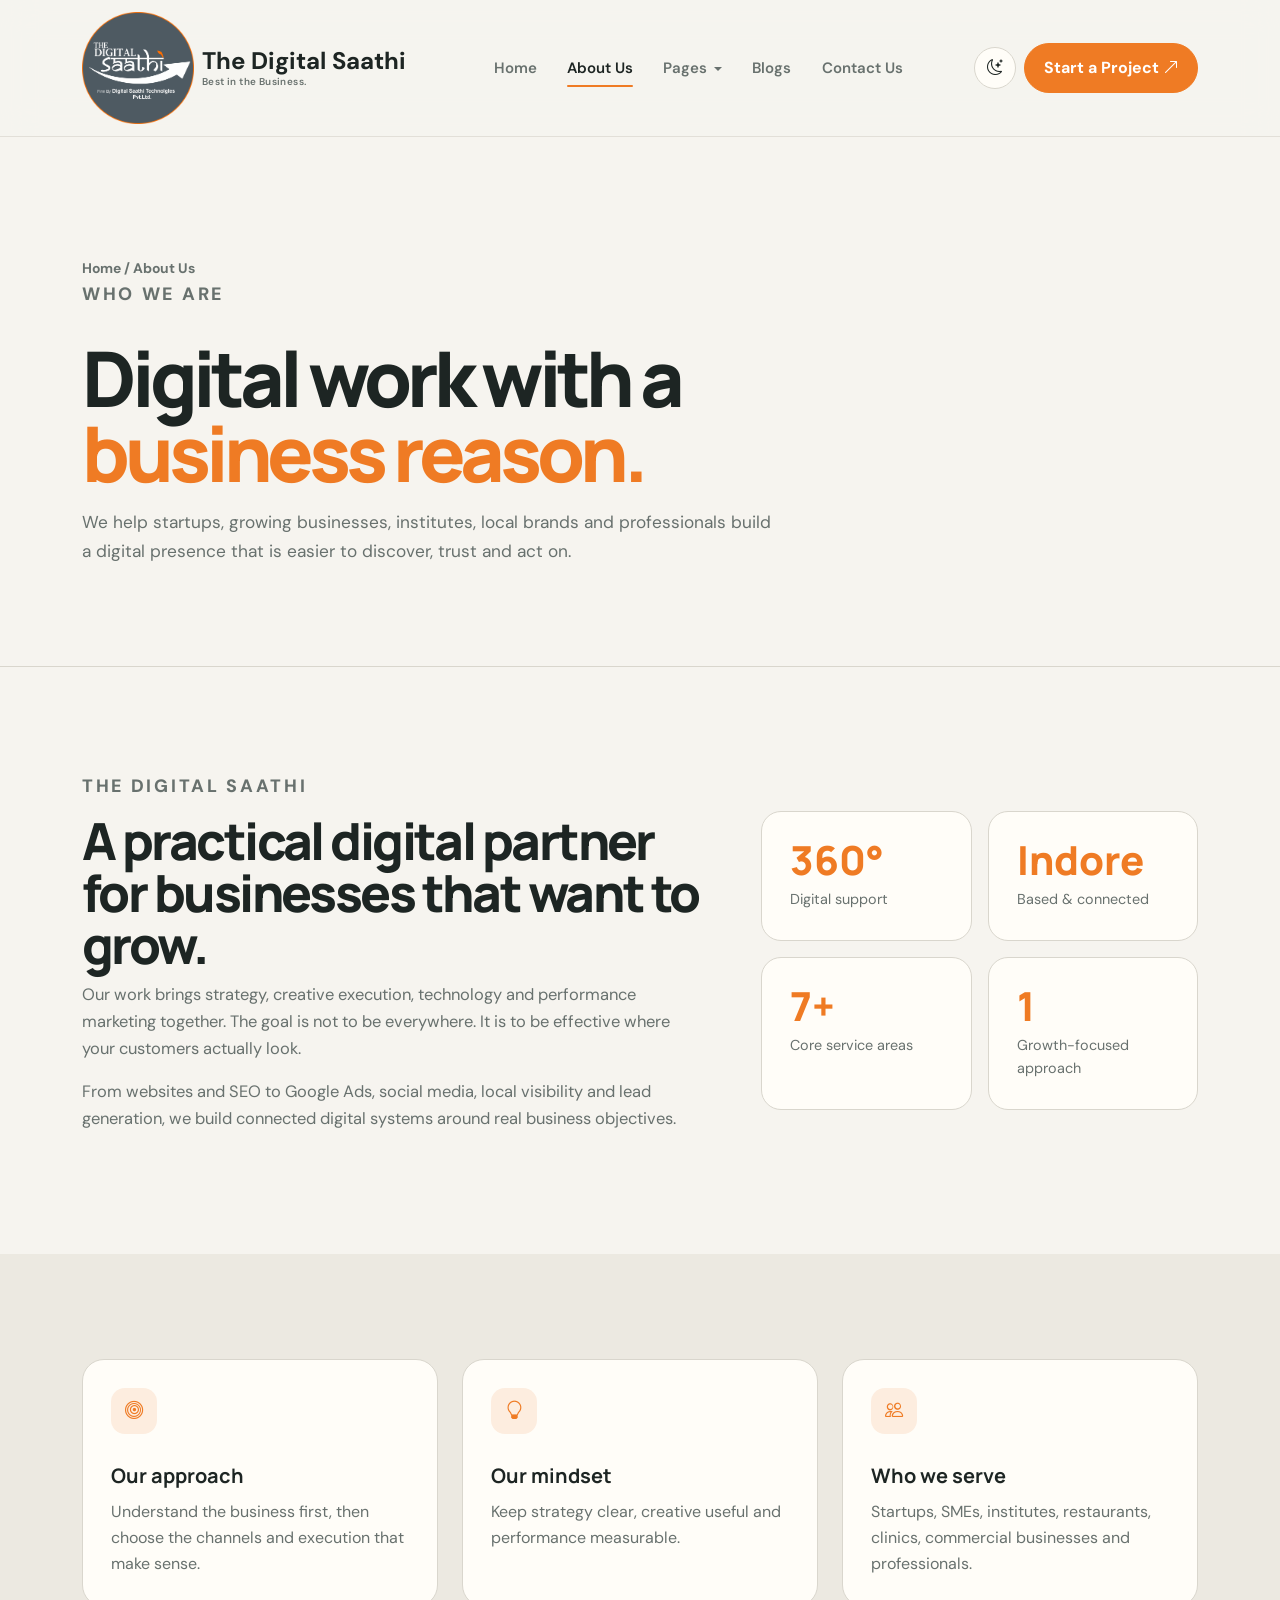
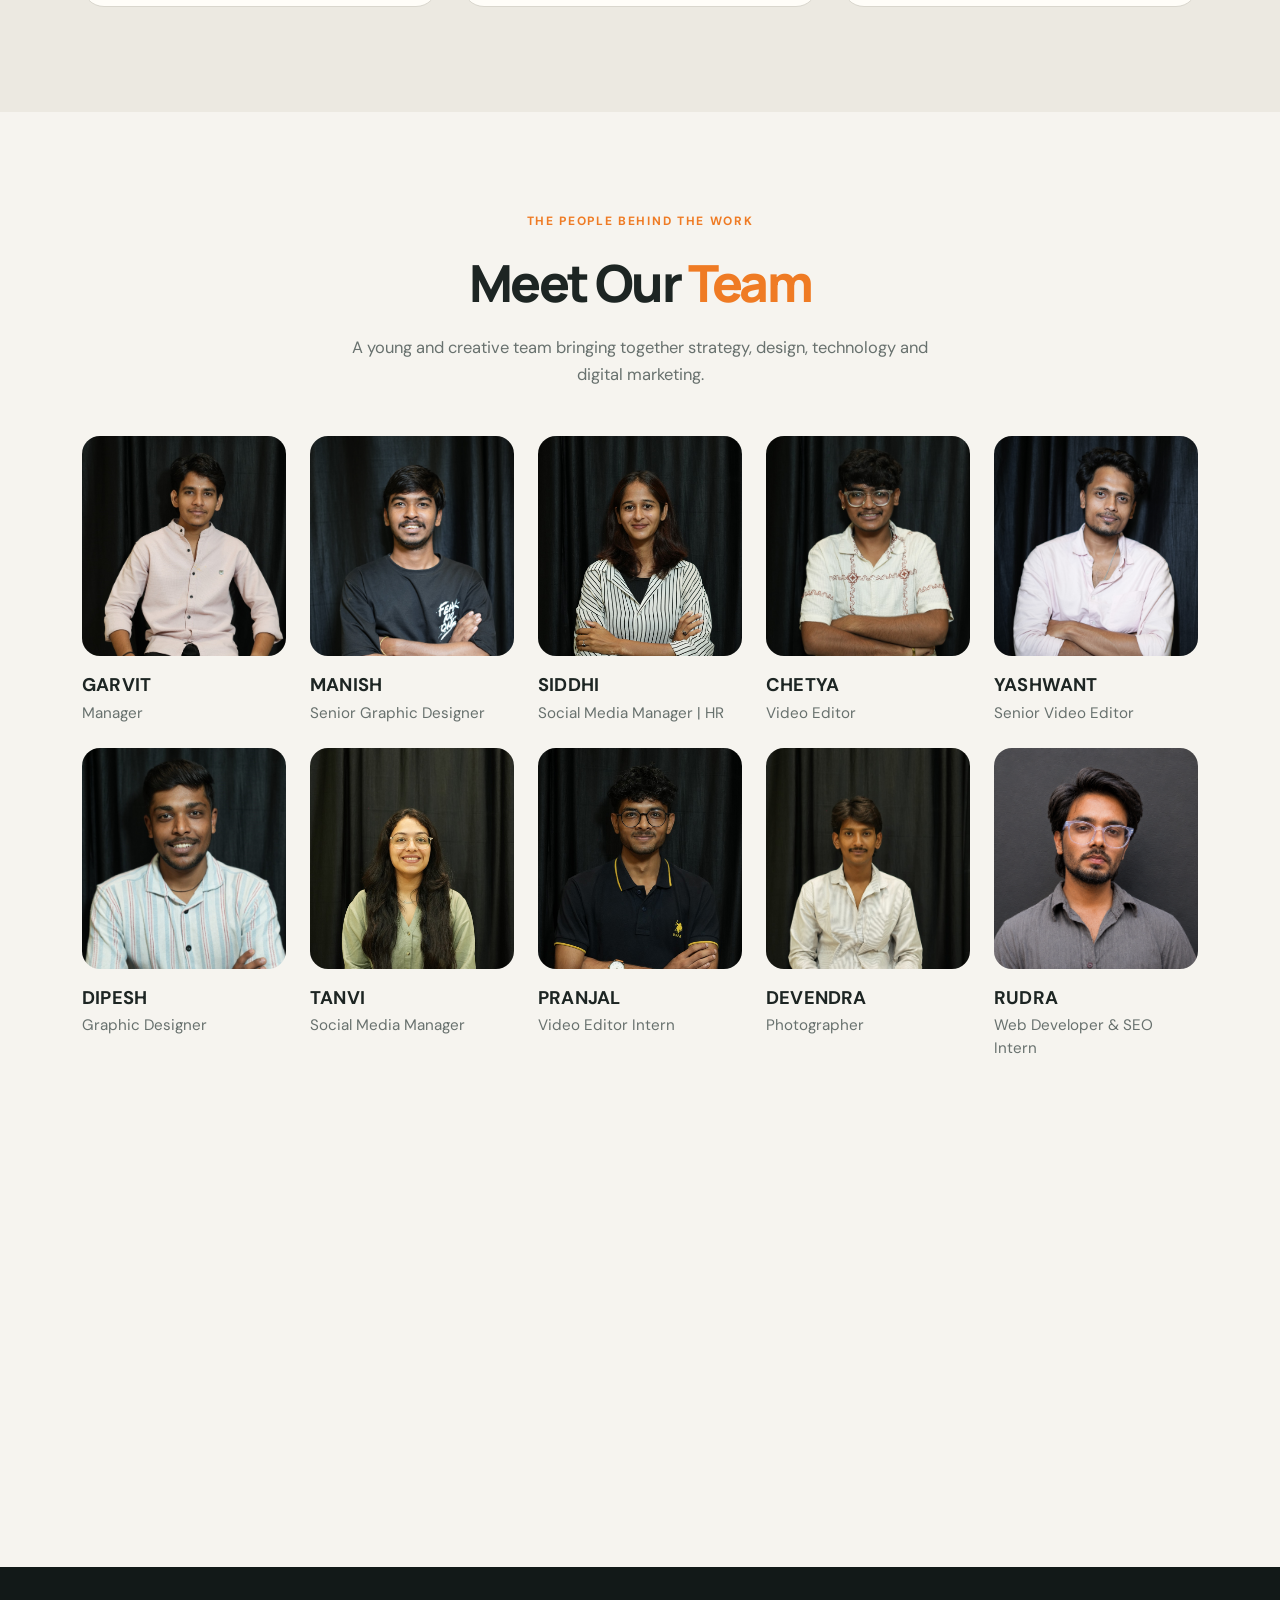
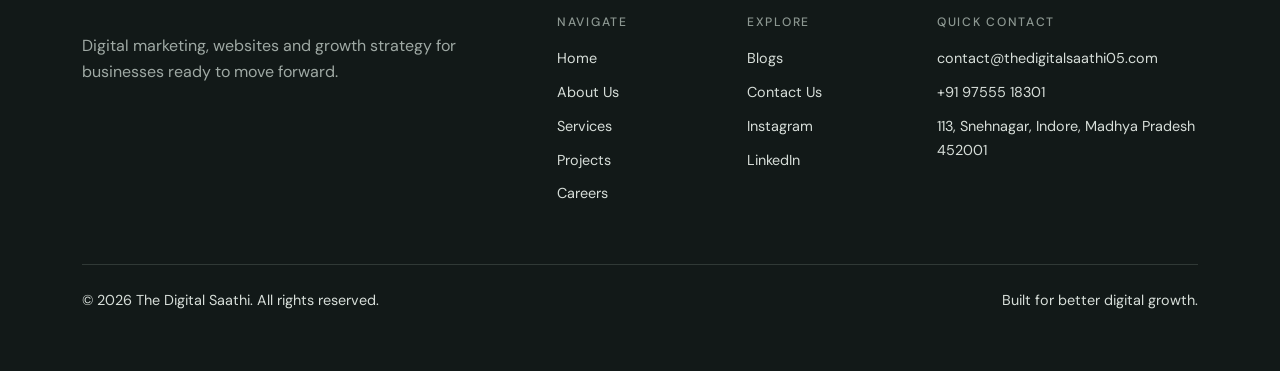
<file: about.html>
<!doctype html>
<html lang="en" data-theme="light">
    <head>
        <meta charset="utf-8" />
        <meta name="viewport" content="width=device-width, initial-scale=1" />
        <meta
            name="description"
            content="Learn about The Digital Saathi, our approach and the businesses we serve."
        />
        <title>About Us | The Digital Saathi</title>
        <link rel="icon" type="image/png" href="assets/logo.png" />
        <link rel="preconnect" href="https://fonts.googleapis.com" />
        <link rel="preconnect" href="https://fonts.gstatic.com" crossorigin />
        <link
            href="https://fonts.googleapis.com/css2?family=DM+Sans:wght@400;500;600;700&family=Manrope:wght@600;700;800&display=swap"
            rel="stylesheet"
        />
        <link
            href="https://cdn.jsdelivr.net/npm/bootstrap@5.3.3/dist/css/bootstrap.min.css"
            rel="stylesheet"
        />
        <link
            href="https://cdn.jsdelivr.net/npm/bootstrap-icons@1.11.3/font/bootstrap-icons.css"
            rel="stylesheet"
        />
        <link rel="stylesheet" href="style.css" />
    </head>
    <body>
        <header class="site-header">
            <nav
                class="navbar navbar-expand-lg py-3"
                aria-label="Main navigation"
            >
                <div class="container">
                    <a
                        class="navbar-brand d-flex align-items-center gap-2"
                        href="index.html"
                    >
                        <img
                            src="assets/logo.png"
                            alt="The Digital Saathi"
                            class="brand-logo"
                        />

                        <span class="brand-text">
                            <span class="brand-name">The Digital Saathi</span>
                            <span class="brand-tagline"
                                >Best in the Business.</span
                            >
                        </span>
                    </a>
                    <div class="d-flex align-items-center gap-2 order-lg-3 navbar-actions">
                        <button
                            class="theme-toggle"
                            id="themeToggle"
                            aria-label="Switch theme"
                        >
                            <i class="bi bi-moon-stars"></i></button
                        ><a
                            href="contact.html"
                            class="btn btn-brand d-none d-sm-inline-flex"
                            >Start a Project
                            <i class="bi bi-arrow-up-right ms-1"></i></a
                        ><button
                            class="navbar-toggler"
                            type="button"
                            data-bs-toggle="collapse"
                            data-bs-target="#mainNav"
                            aria-controls="mainNav"
                            aria-expanded="false"
                            aria-label="Toggle navigation"
                        >
                            <span class="navbar-toggler-icon"></span>
                        </button>
                    </div>
                    <div
                        class="collapse navbar-collapse justify-content-center"
                        id="mainNav"
                    >
                        <ul class="navbar-nav gap-lg-2 align-items-lg-center">
                            <li class="nav-item">
                                <a class="nav-link" href="index.html">Home</a>
                            </li>
                            <li class="nav-item">
                                <a class="nav-link active" href="about.html"
                                    >About Us</a
                                >
                            </li>
                            <li class="nav-item dropdown">
                                <a
                                    class="nav-link dropdown-toggle"
                                    href="#"
                                    role="button"
                                    data-bs-toggle="dropdown"
                                    aria-expanded="false"
                                    >Pages</a
                                >
                                <ul class="dropdown-menu">
                                    <li>
                                        <a
                                            class="dropdown-item"
                                            href="services.html"
                                            >Services</a
                                        >
                                    </li>
                                    <li>
                                        <a
                                            class="dropdown-item"
                                            href="projects.html"
                                            >Projects</a
                                        >
                                    </li>
                                    <li>
                                        <a
                                            class="dropdown-item"
                                            href="careers.html"
                                            >Careers</a
                                        >
                                    </li>
                                </ul>
                            </li>
                            <li class="nav-item">
                                <a class="nav-link" href="blog.html">Blogs</a>
                            </li>
                            <li class="nav-item">
                                <a class="nav-link" href="contact.html"
                                    >Contact Us</a
                                >
                            </li>
                        </ul>
                    </div>
                </div>
            </nav>
        </header>
        <main>
            <section class="page-hero">
                <div class="container">
                    <div class="breadcrumbs">
                        <a href="index.html">Home</a> / About Us
                    </div>
                    <div class="reveal">
                        <span class="section-kicker">Who we are</span>
                        <h1>
                            Digital work with a
                            <span class="accent-text">business reason.</span>
                        </h1>
                        <p>
                            We help startups, growing businesses, institutes,
                            local brands and professionals build a digital
                            presence that is easier to discover, trust and act
                            on.
                        </p>
                    </div>
                </div>
            </section>
            <section class="section-pad">
                <div class="container">
                    <div class="row g-5 align-items-center">
                        <div class="col-lg-7 reveal">
                            <span class="section-kicker"
                                >The Digital Saathi</span
                            >
                            <h2>
                                A practical digital partner for businesses that
                                want to grow.
                            </h2>
                            <p class="section-lead">
                                Our work brings strategy, creative execution,
                                technology and performance marketing together.
                                The goal is not to be everywhere. It is to be
                                effective where your customers actually look.
                            </p>
                            <p class="section-lead">
                                From websites and SEO to Google Ads, social
                                media, local visibility and lead generation, we
                                build connected digital systems around real
                                business objectives.
                            </p>
                        </div>
                        <div class="col-lg-5">
                            <div class="row g-3">
                                <div class="col-6 reveal">
                                    <div class="stat-card">
                                        <strong>360°</strong
                                        ><span>Digital support</span>
                                    </div>
                                </div>
                                <div class="col-6 reveal reveal-delay-1">
                                    <div class="stat-card">
                                        <strong>Indore</strong
                                        ><span>Based & connected</span>
                                    </div>
                                </div>
                                <div class="col-6 reveal reveal-delay-2">
                                    <div class="stat-card">
                                        <strong>7+</strong
                                        ><span>Core service areas</span>
                                    </div>
                                </div>
                                <div class="col-6 reveal reveal-delay-3">
                                    <div class="stat-card">
                                        <strong>1</strong
                                        ><span>Growth-focused approach</span>
                                    </div>
                                </div>
                            </div>
                        </div>
                    </div>
                </div>
            </section>
            <section class="section-pad section-tint">
                <div class="container">
                    <div class="row g-4">
                        <div class="col-lg-4 reveal">
                            <div class="feature-card">
                                <div class="icon-box">
                                    <i class="bi bi-bullseye"></i>
                                </div>
                                <h3>Our approach</h3>
                                <p>
                                    Understand the business first, then choose
                                    the channels and execution that make sense.
                                </p>
                            </div>
                        </div>
                        <div class="col-lg-4 reveal reveal-delay-1">
                            <div class="feature-card">
                                <div class="icon-box">
                                    <i class="bi bi-lightbulb"></i>
                                </div>
                                <h3>Our mindset</h3>
                                <p>
                                    Keep strategy clear, creative useful and
                                    performance measurable.
                                </p>
                            </div>
                        </div>
                        <div class="col-lg-4 reveal reveal-delay-2">
                            <div class="feature-card">
                                <div class="icon-box">
                                    <i class="bi bi-people"></i>
                                </div>
                                <h3>Who we serve</h3>
                                <p>
                                    Startups, SMEs, institutes, restaurants,
                                    clinics, commercial businesses and
                                    professionals.
                                </p>
                            </div>
                        </div>
                    </div>
                </div>
            </section>

<!-- ========================= OUR TEAM ========================= -->

            <section class="team-section section-padding" id="team">
                <div class="container">
                    <div class="section-heading text-center mb-5">
                        <span class="section-eyebrow"
                            >THE PEOPLE BEHIND THE WORK</span
                        >
                        <h2>Meet Our <span>Team</span></h2>
                        <p>
                            A young and creative team bringing together strategy,
                            design, technology and digital marketing.
                        </p>
                    </div>

                    <div class="row g-4">
                        <!-- Garvit -->
                        <div class="col-12 col-md-4 team-col">
                            <div class="team-card">
                                <div class="team-image">
                                    <img
                                        src="assets/team/garvit.jpeg"
                                        alt="Garvit - Manager"
                                        loading="lazy"
                                    />
                                </div>
                                <div class="team-info">
                                    <h3>Garvit</h3>
                                    <p>Manager</p>
                                </div>
                            </div>
                        </div>

                        <!-- Manish -->
                        <div class="col-12 col-md-4 team-col">
                            <div class="team-card">
                                <div class="team-image">
                                    <img
                                        src="assets/team/manish.jpeg"
                                        alt="Manish - Senior Graphic Designer"
                                        loading="lazy"
                                    />
                                </div>
                                <div class="team-info">
                                    <h3>Manish</h3>
                                    <p>Senior Graphic Designer</p>
                                </div>
                            </div>
                        </div>

                        <!-- Siddhi -->
                        <div class="col-12 col-md-4 team-col">
                            <div class="team-card">
                                <div class="team-image">
                                    <img
                                        src="assets/team/siddhi.jpeg"
                                        alt="Siddhi - Social Media Manager and HR"
                                        loading="lazy"
                                    />
                                </div>
                                <div class="team-info">
                                    <h3>Siddhi</h3>
                                    <p>Social Media Manager | HR</p>
                                </div>
                            </div>
                        </div>

                        <!-- Chetya -->
                        <div class="col-12 col-md-4 team-col">
                            <div class="team-card">
                                <div class="team-image">
                                    <img
                                        src="assets/team/chetya.jpeg"
                                        alt="Chetya - Video Editor"
                                        loading="lazy"
                                    />
                                </div>
                                <div class="team-info">
                                    <h3>Chetya</h3>
                                    <p>Video Editor</p>
                                </div>
                            </div>
                        </div>

                        <!-- Yashwant -->
                        <div class="col-12 col-md-4 team-col">
                            <div class="team-card">
                                <div class="team-image">
                                    <img
                                        src="assets/team/yashwant.jpeg"
                                        alt="Yashwant - Senior Video Editor"
                                        loading="lazy"
                                    />
                                </div>
                                <div class="team-info">
                                    <h3>Yashwant</h3>
                                    <p>Senior Video Editor</p>
                                </div>
                            </div>
                        </div>

                        <!-- Dipesh -->
                        <div class="col-12 col-md-4 team-col">
                            <div class="team-card">
                                <div class="team-image">
                                    <img
                                        src="assets/team/dipesh.jpeg"
                                        alt="Dipesh - Graphic Designer"
                                        loading="lazy"
                                    />
                                </div>
                                <div class="team-info">
                                    <h3>Dipesh</h3>
                                    <p>Graphic Designer</p>
                                </div>
                            </div>
                        </div>

                        <!-- Tanvi -->
                        <div class="col-12 col-md-4 team-col">
                            <div class="team-card">
                                <div class="team-image">
                                    <img
                                        src="assets/team/tanvi.jpeg"
                                        alt="Tanvi - Social Media Manager"
                                        loading="lazy"
                                    />
                                </div>
                                <div class="team-info">
                                    <h3>Tanvi</h3>
                                    <p>Social Media Manager</p>
                                </div>
                            </div>
                        </div>

                        <!-- Pranjal -->
                        <div class="col-12 col-md-4 team-col">
                            <div class="team-card">
                                <div class="team-image">
                                    <img
                                        src="assets/team/pranjal.jpeg"
                                        alt="Pranjal - Video Editor Intern"
                                        loading="lazy"
                                    />
                                </div>
                                <div class="team-info">
                                    <h3>Pranjal</h3>
                                    <p>Video Editor Intern</p>
                                </div>
                            </div>
                        </div>

                        <!-- Devendra -->
                        <div class="col-12 col-md-4 team-col">
                            <div class="team-card">
                                <div class="team-image">
                                    <img
                                        src="assets/team/devendra.jpeg"
                                        alt="Devendra - Photographer"
                                        loading="lazy"
                                    />
                                </div>
                                <div class="team-info">
                                    <h3>Devendra</h3>
                                    <p>Photographer</p>
                                </div>
                            </div>
                        </div>

                        <!-- Rudra -->
                        <div class="col-12 col-md-4 team-col">
                            <div class="team-card">
                                <div class="team-image">
                                    <img
                                        src="assets/team/rudra.png"
                                        alt="Rudra - Web Developer and SEO Intern"
                                        loading="lazy"
                                    />
                                </div>
                                <div class="team-info">
                                    <h3>Rudra</h3>
                                    <p>Web Developer &amp; SEO Intern</p>
                                </div>
                            </div>
                        </div>
                    </div>
                </div>
            </section>

            <section class="cta-section">
                <div class="container">
                    <div class="cta-card reveal">
                        <div>
                            <span class="section-kicker light"
                                >Let’s build something useful</span
                            >
                            <h2>
                                Your business has a story. Your digital presence
                                should tell it well.
                            </h2>
                            <p>
                                Start with one problem or bring the bigger
                                picture. We can build from there.
                            </p>
                        </div>
                        <a class="btn btn-light btn-lg" href="contact.html"
                            >Talk to us <i class="bi bi-arrow-up-right ms-1"></i
                        ></a>
                    </div>
                </div>
            </section>
        </main>
        <footer class="site-footer">
            <div class="container py-5">
                <div class="row g-4 justify-content-between">
                    <div class="col-lg-5">
                        
                        <p class="footer-copy">
                            Digital marketing, websites and growth strategy for
                            businesses ready to move forward.
                        </p>
                    </div>
                    <div class="col-6 col-lg-2">
                        <h4>Navigate</h4>
                        <a href="index.html">Home</a
                        ><a href="about.html">About Us</a
                        ><a href="services.html">Services</a
                        ><a href="projects.html">Projects</a
                        ><a href="careers.html">Careers</a>
                    </div>
                    <div class="col-6 col-lg-2">
                        <h4>Explore</h4>
                        <a href="blog.html">Blogs</a
                        ><a href="contact.html">Contact Us</a
                        ><a
                            href="https://www.instagram.com/the_digital_saathi_/"
                            target="_blank"
                            rel="noopener"
                            >Instagram</a
                        ><a
                            href="https://www.linkedin.com/company/the-digital-saathi/"
                            target="_blank"
                            rel="noopener"
                            >LinkedIn</a
                        >
                    </div>
                    <div class="col-lg-3">
                        <h4>Quick contact</h4>
                        <a href="mailto:contact@thedigitalsaathi05.com"
                            >contact@thedigitalsaathi05.com</a
                        ><a href="tel:+919755518301">+91 97555 18301</a
                        ><span
                            >113, Snehnagar, Indore, Madhya Pradesh 452001</span
                        >
                    </div>
                </div>
                <div class="footer-bottom mt-5 pt-4">
                    <span>© 2026 The Digital Saathi. All rights reserved.</span>
                    <span>Built for better digital growth.</span>
                </div>
            </div>
        </footer>
        <button id="backToTop" class="back-top" aria-label="Back to top">
            <i class="bi bi-arrow-up"></i>
        </button>
        <script src="https://cdn.jsdelivr.net/npm/bootstrap@5.3.3/dist/js/bootstrap.bundle.min.js"></script>
        <script src="script.js"></script>
    </body>
</html>
</file>
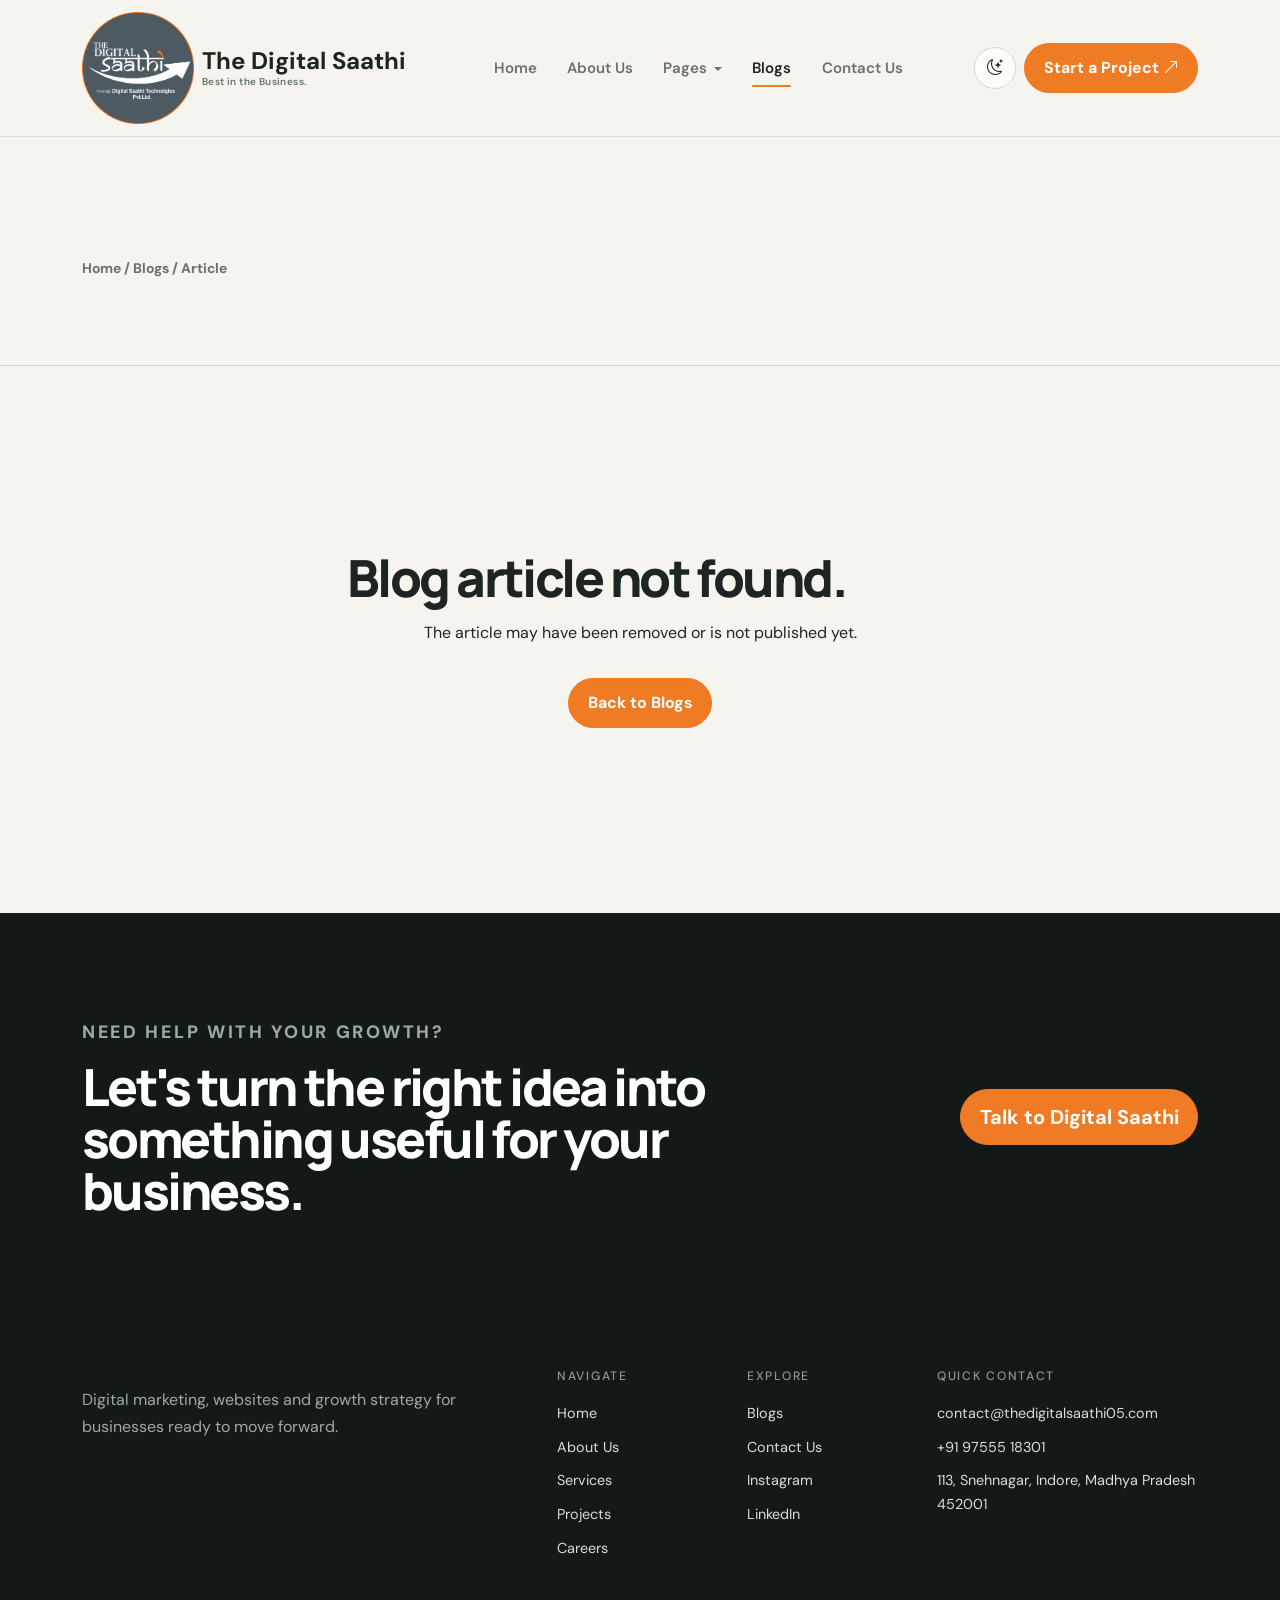
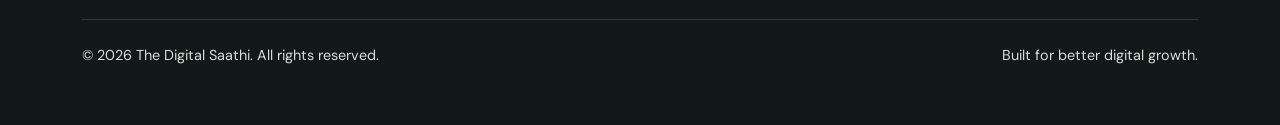
<file: blog-detail.html>
<!doctype html>
<html lang="en" data-theme="light">
    <head>
        <meta charset="utf-8" />
        <meta name="viewport" content="width=device-width, initial-scale=1" />
        <meta
            name="description"
            content="Read digital marketing and growth insights from The Digital Saathi."
        />
        <title>Blog | The Digital Saathi</title>
        <link rel="icon" type="image/png" href="assets/logo.png" />
        <link rel="preconnect" href="https://fonts.googleapis.com" />
        <link rel="preconnect" href="https://fonts.gstatic.com" crossorigin />
        <link
            href="https://fonts.googleapis.com/css2?family=DM+Sans:wght@400;500;600;700&family=Manrope:wght@600;700;800&display=swap"
            rel="stylesheet"
        />
        <link
            href="https://cdn.jsdelivr.net/npm/bootstrap@5.3.3/dist/css/bootstrap.min.css"
            rel="stylesheet"
        />
        <link
            href="https://cdn.jsdelivr.net/npm/bootstrap-icons@1.11.3/font/bootstrap-icons.css"
            rel="stylesheet"
        />
        <link rel="stylesheet" href="style.css" />
        <style>
            .blog-detail {
                max-width: 900px;
                margin: 0 auto;
            }
            .blog-detail-cover {
                width: 100%;
                aspect-ratio: 16/8;
                border-radius: 20px;
                overflow: hidden;
                margin-bottom: 2.5rem;
                background: var(--surface-2, #f3f3f3);
            }
            .blog-detail-cover img {
                width: 100%;
                height: 100%;
                object-fit: cover;
                display: block;
            }
            .blog-detail-meta {
                color: var(--text-muted);
                font-size: 0.9rem;
                margin-bottom: 0.9rem;
            }
            .blog-detail-title {
                margin-bottom: 2rem;
            }
            .blog-detail-content {
                font-size: 1.05rem;
                line-height: 1.85;
                color: var(--text);
            }
            .blog-detail-content p {
                margin-bottom: 1.25rem;
            }
            .blog-detail-content h2,
            .blog-detail-content h3,
            .blog-detail-content h4 {
                margin-top: 2rem;
                margin-bottom: 1rem;
            }
            .blog-detail-content img {
                max-width: 100%;
                height: auto;
                border-radius: 14px;
            }
            .blog-detail-content a {
                color: var(--accent);
            }
            .blog-detail-loading,
            .blog-detail-error {
                text-align: center;
                padding: 5rem 1rem;
            }
        </style>
    </head>
    <body>
        <header class="site-header">
            <nav
                class="navbar navbar-expand-lg py-3"
                aria-label="Main navigation"
            >
                <div class="container">
                    <a
                        class="navbar-brand d-flex align-items-center gap-2"
                        href="index.html"
                    >
                        <img
                            src="assets/logo.png"
                            alt="The Digital Saathi"
                            class="brand-logo"
                        />
                        <span class="brand-text"
                            ><span class="brand-name">The Digital Saathi</span
                            ><span class="brand-tagline"
                                >Best in the Business.</span
                            ></span
                        >
                    </a>

                    <div
                        class="d-flex align-items-center gap-2 order-lg-3 navbar-actions"
                    >
                        <button
                            class="theme-toggle"
                            id="themeToggle"
                            aria-label="Switch theme"
                        >
                            <i class="bi bi-moon-stars"></i>
                        </button>
                        <a
                            href="contact.html"
                            class="btn btn-brand d-none d-sm-inline-flex"
                            >Start a Project
                            <i class="bi bi-arrow-up-right ms-1"></i
                        ></a>
                        <button
                            class="navbar-toggler"
                            type="button"
                            data-bs-toggle="collapse"
                            data-bs-target="#mainNav"
                            aria-controls="mainNav"
                            aria-expanded="false"
                            aria-label="Toggle navigation"
                        >
                            <span class="navbar-toggler-icon"></span>
                        </button>
                    </div>

                    <div
                        class="collapse navbar-collapse justify-content-center"
                        id="mainNav"
                    >
                        <ul class="navbar-nav gap-lg-2 align-items-lg-center">
                            <li class="nav-item">
                                <a class="nav-link" href="index.html">Home</a>
                            </li>
                            <li class="nav-item">
                                <a class="nav-link" href="about.html"
                                    >About Us</a
                                >
                            </li>
                            <li class="nav-item dropdown">
                                <a
                                    class="nav-link dropdown-toggle"
                                    href="#"
                                    role="button"
                                    data-bs-toggle="dropdown"
                                    aria-expanded="false"
                                    >Pages</a
                                >
                                <ul class="dropdown-menu">
                                    <li>
                                        <a
                                            class="dropdown-item"
                                            href="services.html"
                                            >Services</a
                                        >
                                    </li>
                                    <li>
                                        <a
                                            class="dropdown-item"
                                            href="projects.html"
                                            >Projects</a
                                        >
                                    </li>
                                    <li>
                                        <a
                                            class="dropdown-item"
                                            href="careers.html"
                                            >Careers</a
                                        >
                                    </li>
                                </ul>
                            </li>
                            <li class="nav-item">
                                <a class="nav-link active" href="blog.html"
                                    >Blogs</a
                                >
                            </li>
                            <li class="nav-item">
                                <a class="nav-link" href="contact.html"
                                    >Contact Us</a
                                >
                            </li>
                        </ul>
                    </div>
                </div>
            </nav>
        </header>

        <main>
            <section class="page-hero">
                <div class="container">
                    <div class="breadcrumbs">
                        <a href="index.html">Home</a> /
                        <a href="blog.html">Blogs</a> / Article
                    </div>
                </div>
            </section>

            <section class="section-pad">
                <div class="container">
                    <article class="blog-detail" id="blogDetail">
                        <div class="blog-detail-loading" id="blogLoading">
                            <p>Loading article...</p>
                        </div>
                    </article>
                </div>
            </section>

            <section class="section-pad section-dark">
                <div class="container">
                    <div class="row g-5 align-items-center">
                        <div class="col-lg-8 reveal">
                            <span class="section-kicker light"
                                >Need help with your growth?</span
                            >
                            <h2>
                                Let's turn the right idea into something useful
                                for your business.
                            </h2>
                        </div>
                        <div class="col-lg-4 text-lg-end reveal reveal-delay-1">
                            <a class="btn btn-brand btn-lg" href="contact.html"
                                >Talk to Digital Saathi</a
                            >
                        </div>
                    </div>
                </div>
            </section>
        </main>

        <footer class="site-footer">
            <div class="container py-5">
                <div class="row g-4 justify-content-between">
                    <div class="col-lg-5">
                        <p class="footer-copy">
                            Digital marketing, websites and growth strategy for
                            businesses ready to move forward.
                        </p>
                    </div>
                    <div class="col-6 col-lg-2">
                        <h4>Navigate</h4>
                        <a href="index.html">Home</a
                        ><a href="about.html">About Us</a
                        ><a href="services.html">Services</a
                        ><a href="projects.html">Projects</a
                        ><a href="careers.html">Careers</a>
                    </div>
                    <div class="col-6 col-lg-2">
                        <h4>Explore</h4>
                        <a href="blog.html">Blogs</a
                        ><a href="contact.html">Contact Us</a
                        ><a
                            href="https://www.instagram.com/the_digital_saathi_/"
                            target="_blank"
                            rel="noopener"
                            >Instagram</a
                        ><a
                            href="https://www.linkedin.com/company/the-digital-saathi/"
                            target="_blank"
                            rel="noopener"
                            >LinkedIn</a
                        >
                    </div>
                    <div class="col-lg-3">
                        <h4>Quick contact</h4>
                        <a href="mailto:contact@thedigitalsaathi05.com"
                            >contact@thedigitalsaathi05.com</a
                        ><a href="tel:+919755518301">+91 97555 18301</a
                        ><span
                            >113, Snehnagar, Indore, Madhya Pradesh 452001</span
                        >
                    </div>
                </div>
                <div class="footer-bottom mt-5 pt-4">
                    <span>© 2026 The Digital Saathi. All rights reserved.</span
                    ><span>Built for better digital growth.</span>
                </div>
            </div>
        </footer>

        <button id="backToTop" class="back-top" aria-label="Back to top">
            <i class="bi bi-arrow-up"></i>
        </button>

        <script src="https://cdn.jsdelivr.net/npm/bootstrap@5.3.3/dist/js/bootstrap.bundle.min.js"></script>
        <script src="script.js"></script>
        <script src="blog-detail.js"></script>
    </body>
</html>
</file>
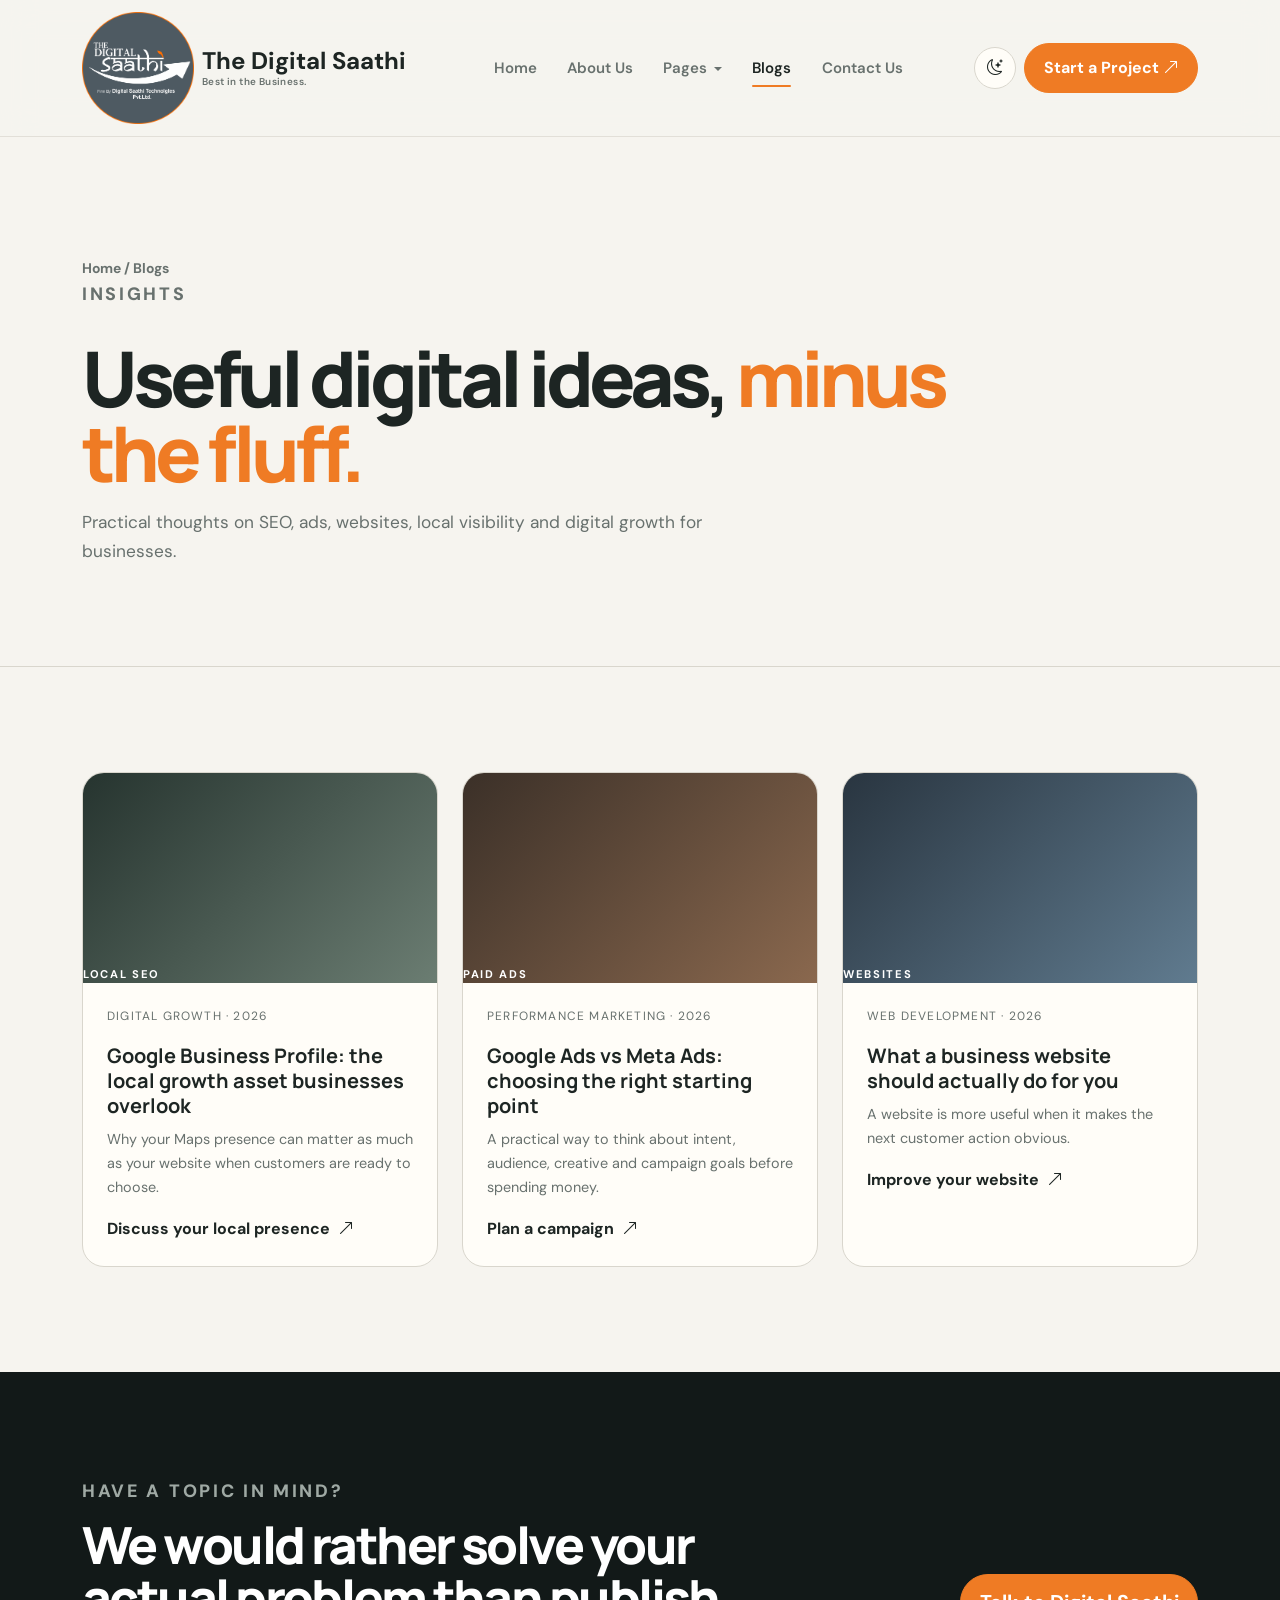
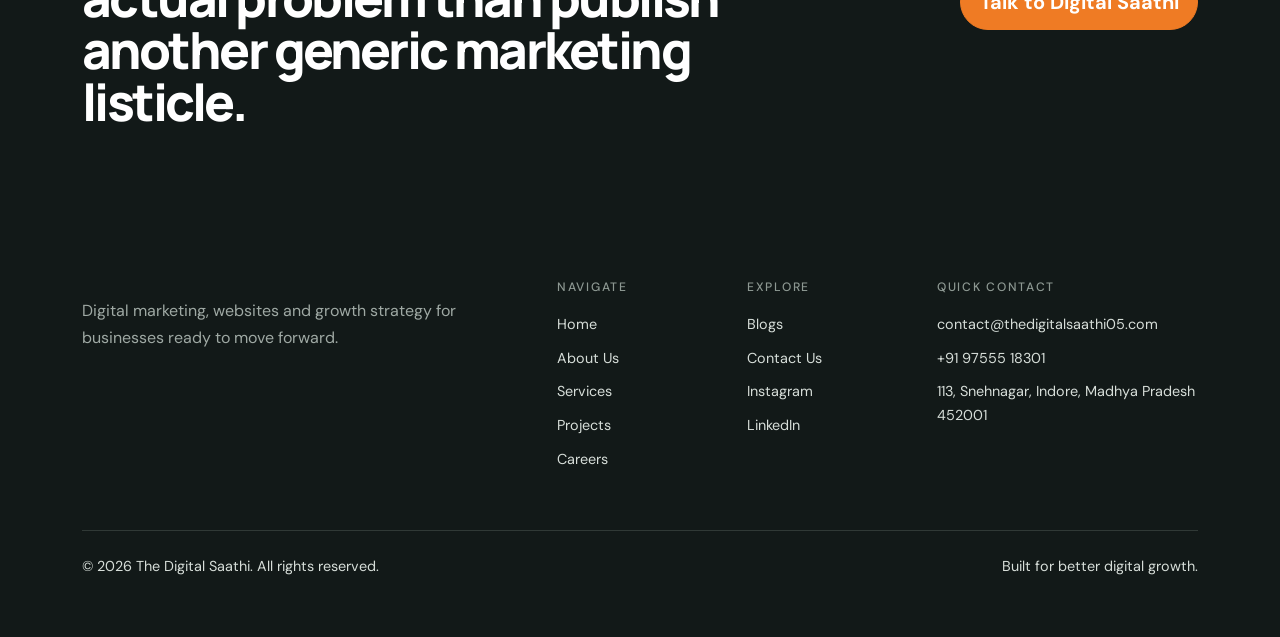
<file: blog.html>
<!doctype html>
<html lang="en" data-theme="light">
    <head>
        <meta charset="utf-8" />
        <meta name="viewport" content="width=device-width, initial-scale=1" />
        <meta
            name="description"
            content="Practical digital marketing and growth insights from The Digital Saathi."
        />
        <title>Blogs | The Digital Saathi</title>
        <link rel="icon" type="image/png" href="assets/logo.png" />
        <link rel="preconnect" href="https://fonts.googleapis.com" />
        <link rel="preconnect" href="https://fonts.gstatic.com" crossorigin />
        <link
            href="https://fonts.googleapis.com/css2?family=DM+Sans:wght@400;500;600;700&family=Manrope:wght@600;700;800&display=swap"
            rel="stylesheet"
        />
        <link
            href="https://cdn.jsdelivr.net/npm/bootstrap@5.3.3/dist/css/bootstrap.min.css"
            rel="stylesheet"
        />
        <link
            href="https://cdn.jsdelivr.net/npm/bootstrap-icons@1.11.3/font/bootstrap-icons.css"
            rel="stylesheet"
        />
        <link rel="stylesheet" href="style.css" />
    </head>
    <body>
        <header class="site-header">
            <nav
                class="navbar navbar-expand-lg py-3"
                aria-label="Main navigation"
            >
                <div class="container">
                    <a
                        class="navbar-brand d-flex align-items-center gap-2"
                        href="index.html"
                    >
                        <img
                            src="assets/logo.png"
                            alt="The Digital Saathi"
                            class="brand-logo"
                        />

                        <span class="brand-text">
                            <span class="brand-name">The Digital Saathi</span>
                            <span class="brand-tagline"
                                >Best in the Business.</span
                            >
                        </span>
                    </a>
                    <div class="d-flex align-items-center gap-2 order-lg-3 navbar-actions">
                        <button
                            class="theme-toggle"
                            id="themeToggle"
                            aria-label="Switch theme"
                        >
                            <i class="bi bi-moon-stars"></i></button
                        ><a
                            href="contact.html"
                            class="btn btn-brand d-none d-sm-inline-flex"
                            >Start a Project
                            <i class="bi bi-arrow-up-right ms-1"></i></a
                        ><button
                            class="navbar-toggler"
                            type="button"
                            data-bs-toggle="collapse"
                            data-bs-target="#mainNav"
                            aria-controls="mainNav"
                            aria-expanded="false"
                            aria-label="Toggle navigation"
                        >
                            <span class="navbar-toggler-icon"></span>
                        </button>
                    </div>
                    <div
                        class="collapse navbar-collapse justify-content-center"
                        id="mainNav"
                    >
                        <ul class="navbar-nav gap-lg-2 align-items-lg-center">
                            <li class="nav-item">
                                <a class="nav-link" href="index.html">Home</a>
                            </li>
                            <li class="nav-item">
                                <a class="nav-link" href="about.html"
                                    >About Us</a
                                >
                            </li>
                            <li class="nav-item dropdown">
                                <a
                                    class="nav-link dropdown-toggle"
                                    href="#"
                                    role="button"
                                    data-bs-toggle="dropdown"
                                    aria-expanded="false"
                                    >Pages</a
                                >
                                <ul class="dropdown-menu">
                                    <li>
                                        <a
                                            class="dropdown-item"
                                            href="services.html"
                                            >Services</a
                                        >
                                    </li>
                                    <li>
                                        <a
                                            class="dropdown-item"
                                            href="projects.html"
                                            >Projects</a
                                        >
                                    </li>
                                    <li>
                                        <a
                                            class="dropdown-item"
                                            href="careers.html"
                                            >Careers</a
                                        >
                                    </li>
                                </ul>
                            </li>
                            <li class="nav-item">
                                <a class="nav-link active" href="blog.html"
                                    >Blogs</a
                                >
                            </li>
                            <li class="nav-item">
                                <a class="nav-link" href="contact.html"
                                    >Contact Us</a
                                >
                            </li>
                        </ul>
                    </div>
                </div>
            </nav>
        </header>
        <main>
            <section class="page-hero">
                <div class="container">
                    <div class="breadcrumbs">
                        <a href="index.html">Home</a> / Blogs
                    </div>
                    <div class="reveal">
                        <span class="section-kicker">Insights</span>
                        <h1>
                            Useful digital ideas,
                            <span class="accent-text">minus the fluff.</span>
                        </h1>
                        <p>
                            Practical thoughts on SEO, ads, websites, local
                            visibility and digital growth for businesses.
                        </p>
                    </div>
                </div>
            </section>
            <section class="section-pad">
                <div class="container">
                    <div class="row g-4">
                        <div class="col-md-6 col-lg-4 reveal">
                            <article class="blog-card">
                                <div class="blog-cover">
                                    <span>LOCAL SEO</span>
                                </div>
                                <div class="blog-body">
                                    <div class="blog-meta mb-3">
                                        Digital Growth · 2026
                                    </div>
                                    <h3>
                                        Google Business Profile: the local
                                        growth asset businesses overlook
                                    </h3>
                                    <p>
                                        Why your Maps presence can matter as
                                        much as your website when customers are
                                        ready to choose.
                                    </p>
                                    <a class="fw-bold" href="contact.html"
                                        >Discuss your local presence
                                        <i class="bi bi-arrow-up-right ms-1"></i
                                    ></a>
                                </div>
                            </article>
                        </div>
                        <div class="col-md-6 col-lg-4 reveal reveal-delay-1">
                            <article class="blog-card">
                                <div class="blog-cover alt">
                                    <span>PAID ADS</span>
                                </div>
                                <div class="blog-body">
                                    <div class="blog-meta mb-3">
                                        Performance Marketing · 2026
                                    </div>
                                    <h3>
                                        Google Ads vs Meta Ads: choosing the
                                        right starting point
                                    </h3>
                                    <p>
                                        A practical way to think about intent,
                                        audience, creative and campaign goals
                                        before spending money.
                                    </p>
                                    <a class="fw-bold" href="contact.html"
                                        >Plan a campaign
                                        <i class="bi bi-arrow-up-right ms-1"></i
                                    ></a>
                                </div>
                            </article>
                        </div>
                        <div class="col-md-6 col-lg-4 reveal reveal-delay-2">
                            <article class="blog-card">
                                <div class="blog-cover blue">
                                    <span>WEBSITES</span>
                                </div>
                                <div class="blog-body">
                                    <div class="blog-meta mb-3">
                                        Web Development · 2026
                                    </div>
                                    <h3>
                                        What a business website should actually
                                        do for you
                                    </h3>
                                    <p>
                                        A website is more useful when it makes
                                        the next customer action obvious.
                                    </p>
                                    <a class="fw-bold" href="contact.html"
                                        >Improve your website
                                        <i class="bi bi-arrow-up-right ms-1"></i
                                    ></a>
                                </div>
                            </article>
                        </div>
                    </div>
                </div>
            </section>
            <section class="section-pad section-dark">
                <div class="container">
                    <div class="row g-5 align-items-center">
                        <div class="col-lg-8 reveal">
                            <span class="section-kicker light"
                                >Have a topic in mind?</span
                            >
                            <h2>
                                We would rather solve your actual problem than
                                publish another generic marketing listicle.
                            </h2>
                        </div>
                        <div class="col-lg-4 text-lg-end reveal reveal-delay-1">
                            <a class="btn btn-brand btn-lg" href="contact.html"
                                >Talk to Digital Saathi</a
                            >
                        </div>
                    </div>
                </div>
            </section>
        </main>
        <footer class="site-footer">
            <div class="container py-5">
                <div class="row g-4 justify-content-between">
                    <div class="col-lg-5">
                        <p class="footer-copy">
                            Digital marketing, websites and growth strategy for
                            businesses ready to move forward.
                        </p>
                    </div>
                    <div class="col-6 col-lg-2">
                        <h4>Navigate</h4>
                        <a href="index.html">Home</a
                        ><a href="about.html">About Us</a
                        ><a href="services.html">Services</a
                        ><a href="projects.html">Projects</a
                        ><a href="careers.html">Careers</a>
                    </div>
                    <div class="col-6 col-lg-2">
                        <h4>Explore</h4>
                        <a href="blog.html">Blogs</a
                        ><a href="contact.html">Contact Us</a
                        ><a
                            href="https://www.instagram.com/the_digital_saathi_/"
                            target="_blank"
                            rel="noopener"
                            >Instagram</a
                        ><a
                            href="https://www.linkedin.com/company/the-digital-saathi/"
                            target="_blank"
                            rel="noopener"
                            >LinkedIn</a
                        >
                    </div>
                    <div class="col-lg-3">
                        <h4>Quick contact</h4>
                        <a href="mailto:contact@thedigitalsaathi05.com"
                            >contact@thedigitalsaathi05.com</a
                        ><a href="tel:+919755518301">+91 97555 18301</a
                        ><span
                            >113, Snehnagar, Indore, Madhya Pradesh 452001</span
                        >
                    </div>
                </div>
                <div class="footer-bottom mt-5 pt-4">
                    <span>© 2026 The Digital Saathi. All rights reserved.</span>
                    <span>Built for better digital growth.</span>
                </div>
            </div>
        </footer>
        <button id="backToTop" class="back-top" aria-label="Back to top">
            <i class="bi bi-arrow-up"></i>
        </button>
        <script src="https://cdn.jsdelivr.net/npm/bootstrap@5.3.3/dist/js/bootstrap.bundle.min.js"></script>
        <script src="script.js"></script>
    </body>
</html>
</file>
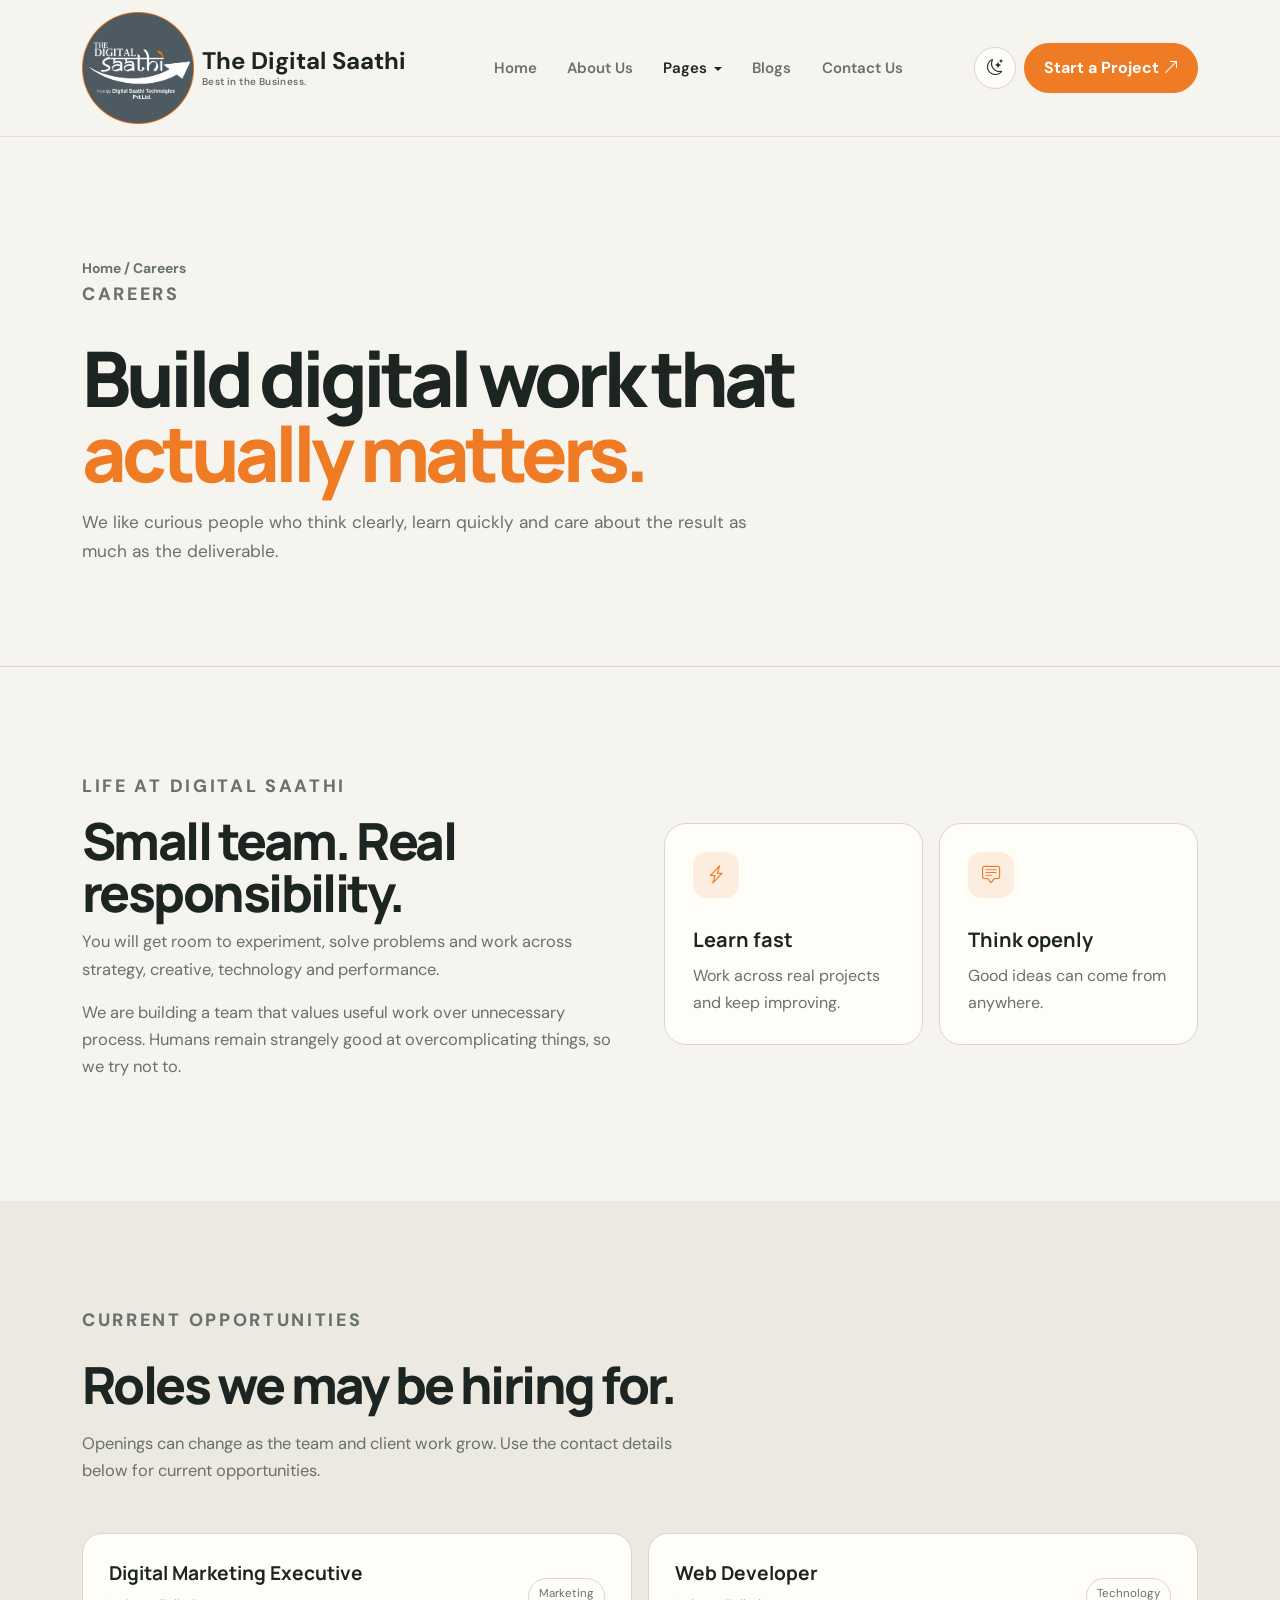
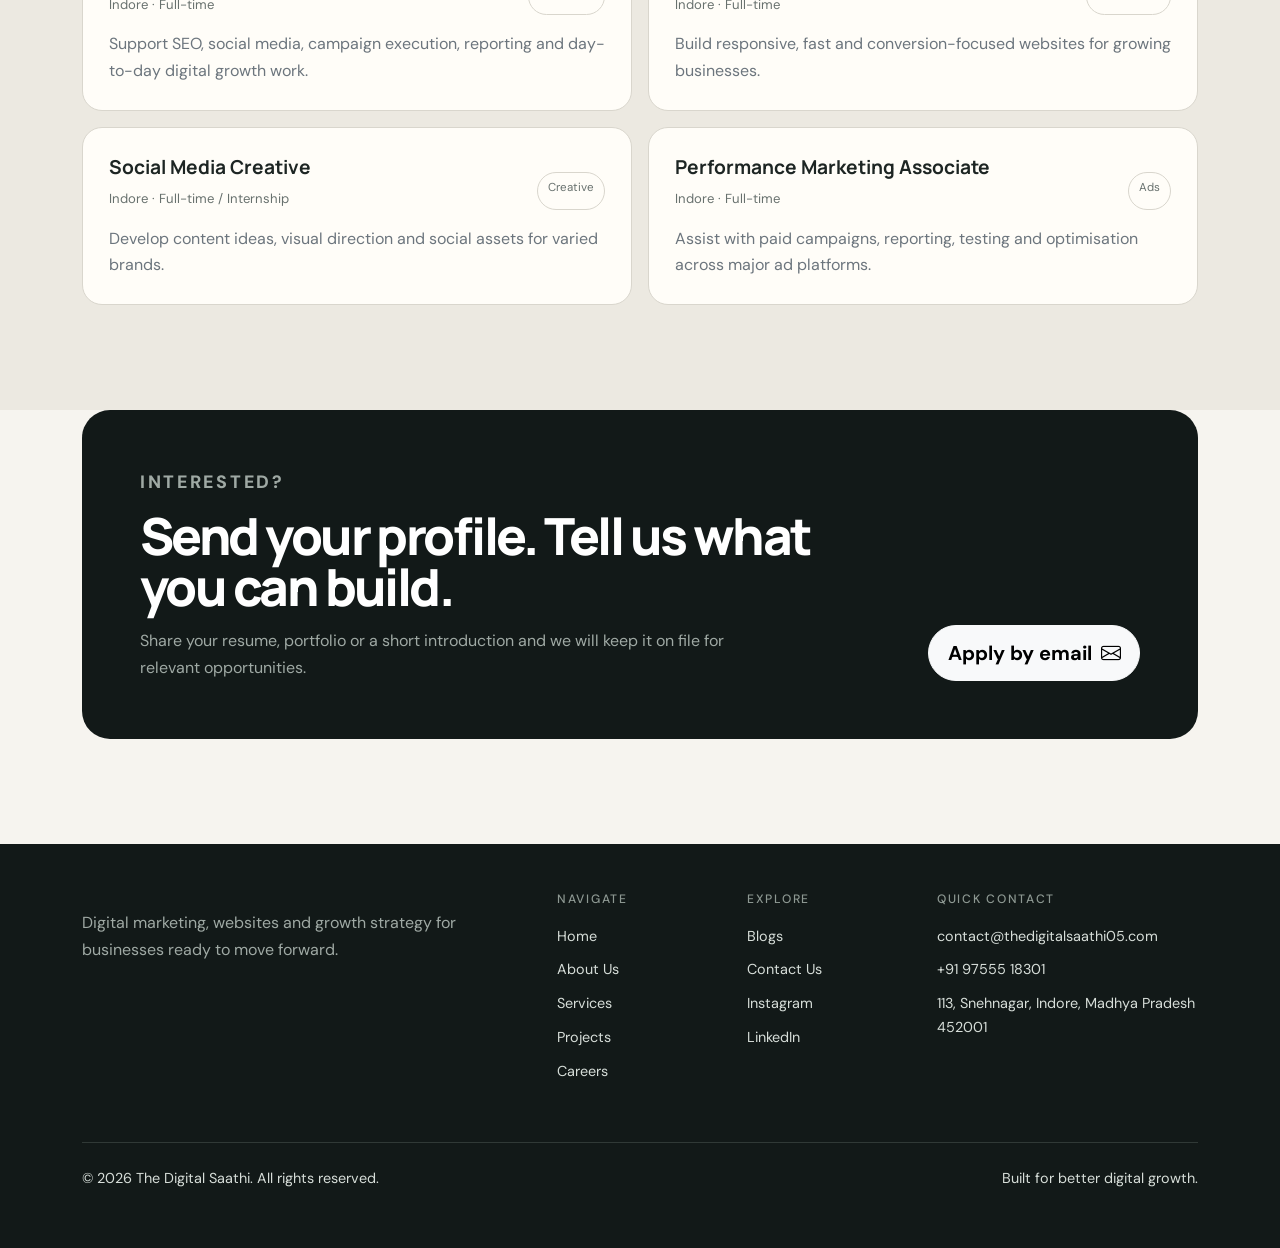
<file: careers.html>
<!doctype html>
<html lang="en" data-theme="light">
    <head>
        <meta charset="utf-8" />
        <meta name="viewport" content="width=device-width, initial-scale=1" />
        <meta
            name="description"
            content="Career opportunities at The Digital Saathi in Indore."
        />
        <title>Careers | The Digital Saathi</title>
        <link rel="icon" type="image/png" href="assets/logo.png" />
        <link rel="preconnect" href="https://fonts.googleapis.com" />
        <link rel="preconnect" href="https://fonts.gstatic.com" crossorigin />
        <link
            href="https://fonts.googleapis.com/css2?family=DM+Sans:wght@400;500;600;700&family=Manrope:wght@600;700;800&display=swap"
            rel="stylesheet"
        />
        <link
            href="https://cdn.jsdelivr.net/npm/bootstrap@5.3.3/dist/css/bootstrap.min.css"
            rel="stylesheet"
        />
        <link
            href="https://cdn.jsdelivr.net/npm/bootstrap-icons@1.11.3/font/bootstrap-icons.css"
            rel="stylesheet"
        />
        <link rel="stylesheet" href="style.css" />
    </head>
    <body>
        <header class="site-header">
            <nav
                class="navbar navbar-expand-lg py-3"
                aria-label="Main navigation"
            >
                <div class="container">
                    <a
                        class="navbar-brand d-flex align-items-center gap-2"
                        href="index.html"
                    >
                        <img
                            src="assets/logo.png"
                            alt="The Digital Saathi"
                            class="brand-logo"
                        />

                        <span class="brand-text">
                            <span class="brand-name">The Digital Saathi</span>
                            <span class="brand-tagline"
                                >Best in the Business.</span
                            >
                        </span>
                    </a>
                    <div class="d-flex align-items-center gap-2 order-lg-3 navbar-actions">
                        <button
                            class="theme-toggle"
                            id="themeToggle"
                            aria-label="Switch theme"
                        >
                            <i class="bi bi-moon-stars"></i></button
                        ><a
                            href="contact.html"
                            class="btn btn-brand d-none d-sm-inline-flex"
                            >Start a Project
                            <i class="bi bi-arrow-up-right ms-1"></i></a
                        ><button
                            class="navbar-toggler"
                            type="button"
                            data-bs-toggle="collapse"
                            data-bs-target="#mainNav"
                            aria-controls="mainNav"
                            aria-expanded="false"
                            aria-label="Toggle navigation"
                        >
                            <span class="navbar-toggler-icon"></span>
                        </button>
                    </div>
                    <div
                        class="collapse navbar-collapse justify-content-center"
                        id="mainNav"
                    >
                        <ul class="navbar-nav gap-lg-2 align-items-lg-center">
                            <li class="nav-item">
                                <a class="nav-link" href="index.html">Home</a>
                            </li>
                            <li class="nav-item">
                                <a class="nav-link" href="about.html"
                                    >About Us</a
                                >
                            </li>
                            <li class="nav-item dropdown">
                                <a
                                    class="nav-link dropdown-toggle active"
                                    href="#"
                                    role="button"
                                    data-bs-toggle="dropdown"
                                    aria-expanded="false"
                                    >Pages</a
                                >
                                <ul class="dropdown-menu">
                                    <li>
                                        <a
                                            class="dropdown-item"
                                            href="services.html"
                                            >Services</a
                                        >
                                    </li>
                                    <li>
                                        <a
                                            class="dropdown-item"
                                            href="projects.html"
                                            >Projects</a
                                        >
                                    </li>
                                    <li>
                                        <a
                                            class="dropdown-item"
                                            href="careers.html"
                                            >Careers</a
                                        >
                                    </li>
                                </ul>
                            </li>
                            <li class="nav-item">
                                <a class="nav-link" href="blog.html">Blogs</a>
                            </li>
                            <li class="nav-item">
                                <a class="nav-link" href="contact.html"
                                    >Contact Us</a
                                >
                            </li>
                        </ul>
                    </div>
                </div>
            </nav>
        </header>
        <main>
            <section class="page-hero">
                <div class="container">
                    <div class="breadcrumbs">
                        <a href="index.html">Home</a> / Careers
                    </div>
                    <div class="reveal">
                        <span class="section-kicker">Careers</span>
                        <h1>
                            Build digital work that
                            <span class="accent-text">actually matters.</span>
                        </h1>
                        <p>
                            We like curious people who think clearly, learn
                            quickly and care about the result as much as the
                            deliverable.
                        </p>
                    </div>
                </div>
            </section>
            <section class="section-pad">
                <div class="container">
                    <div class="row g-5 align-items-center">
                        <div class="col-lg-6 reveal">
                            <span class="section-kicker"
                                >Life at Digital Saathi</span
                            >
                            <h2>Small team. Real responsibility.</h2>
                            <p class="section-lead">
                                You will get room to experiment, solve problems
                                and work across strategy, creative, technology
                                and performance.
                            </p>
                            <p class="section-lead">
                                We are building a team that values useful work
                                over unnecessary process. Humans remain
                                strangely good at overcomplicating things, so we
                                try not to.
                            </p>
                        </div>
                        <div class="col-lg-6 reveal reveal-delay-1">
                            <div class="row g-3">
                                <div class="col-6">
                                    <div class="feature-card">
                                        <div class="icon-box">
                                            <i
                                                class="bi bi-lightning-charge"
                                            ></i>
                                        </div>
                                        <h3>Learn fast</h3>
                                        <p>
                                            Work across real projects and keep
                                            improving.
                                        </p>
                                    </div>
                                </div>
                                <div class="col-6">
                                    <div class="feature-card">
                                        <div class="icon-box">
                                            <i
                                                class="bi bi-chat-square-text"
                                            ></i>
                                        </div>
                                        <h3>Think openly</h3>
                                        <p>
                                            Good ideas can come from anywhere.
                                        </p>
                                    </div>
                                </div>
                            </div>
                        </div>
                    </div>
                </div>
            </section>
            <section class="section-pad section-tint">
                <div class="container">
                    <div class="section-heading reveal">
                        <span class="section-kicker">Current opportunities</span>
                        <h2>Roles we may be hiring for.</h2>
                        <p>
                            Openings can change as the team and client work
                            grow. Use the contact details below for current
                            opportunities.
                        </p>
                    </div>
                    <div class="row g-3 mt-3">
                        <div class="col-lg-6 reveal">
                            <div class="career-card">
                                <div
                                    class="d-flex justify-content-between gap-3"
                                >
                                    <div>
                                        <h3>Digital Marketing Executive</h3>
                                        <div class="career-meta">
                                            Indore · Full-time
                                        </div>
                                    </div>
                                    <span class="project-tag">Marketing</span>
                                </div>
                                <p class="text-secondary mt-3 mb-0">
                                    Support SEO, social media, campaign
                                    execution, reporting and day-to-day digital
                                    growth work.
                                </p>
                            </div>
                        </div>
                        <div class="col-lg-6 reveal reveal-delay-1">
                            <div class="career-card">
                                <div
                                    class="d-flex justify-content-between gap-3"
                                >
                                    <div>
                                        <h3>Web Developer</h3>
                                        <div class="career-meta">
                                            Indore · Full-time
                                        </div>
                                    </div>
                                    <span class="project-tag">Technology</span>
                                </div>
                                <p class="text-secondary mt-3 mb-0">
                                    Build responsive, fast and
                                    conversion-focused websites for growing
                                    businesses.
                                </p>
                            </div>
                        </div>
                        <div class="col-lg-6 reveal">
                            <div class="career-card">
                                <div
                                    class="d-flex justify-content-between gap-3"
                                >
                                    <div>
                                        <h3>Social Media Creative</h3>
                                        <div class="career-meta">
                                            Indore · Full-time / Internship
                                        </div>
                                    </div>
                                    <span class="project-tag">Creative</span>
                                </div>
                                <p class="text-secondary mt-3 mb-0">
                                    Develop content ideas, visual direction and
                                    social assets for varied brands.
                                </p>
                            </div>
                        </div>
                        <div class="col-lg-6 reveal reveal-delay-1">
                            <div class="career-card">
                                <div
                                    class="d-flex justify-content-between gap-3"
                                >
                                    <div>
                                        <h3>Performance Marketing Associate</h3>
                                        <div class="career-meta">
                                            Indore · Full-time
                                        </div>
                                    </div>
                                    <span class="project-tag">Ads</span>
                                </div>
                                <p class="text-secondary mt-3 mb-0">
                                    Assist with paid campaigns, reporting,
                                    testing and optimisation across major ad
                                    platforms.
                                </p>
                            </div>
                        </div>
                    </div>
                </div>
            </section>
            <section class="cta-section">
                <div class="container">
                    <div class="cta-card reveal">
                        <div>
                            <span class="section-kicker light"
                                >Interested?</span
                            >
                            <h2>
                                Send your profile. Tell us what you can build.
                            </h2>
                            <p>
                                Share your resume, portfolio or a short
                                introduction and we will keep it on file for
                                relevant opportunities.
                            </p>
                        </div>
                        <a
                            class="btn btn-light btn-lg"
                            href="mailto:contact@thedigitalsaathi05.com?subject=Career%20Enquiry"
                            >Apply by email <i class="bi bi-envelope ms-1"></i
                        ></a>
                    </div>
                </div>
            </section>
        </main>
        <footer class="site-footer">
            <div class="container py-5">
                <div class="row g-4 justify-content-between">
                    <div class="col-lg-5">
                        <p class="footer-copy">
                            Digital marketing, websites and growth strategy for
                            businesses ready to move forward.
                        </p>
                    </div>
                    <div class="col-6 col-lg-2">
                        <h4>Navigate</h4>
                        <a href="index.html">Home</a
                        ><a href="about.html">About Us</a
                        ><a href="services.html">Services</a
                        ><a href="projects.html">Projects</a
                        ><a href="careers.html">Careers</a>
                    </div>
                    <div class="col-6 col-lg-2">
                        <h4>Explore</h4>
                        <a href="blog.html">Blogs</a
                        ><a href="contact.html">Contact Us</a
                        ><a
                            href="https://www.instagram.com/the_digital_saathi_/"
                            target="_blank"
                            rel="noopener"
                            >Instagram</a
                        ><a
                            href="https://www.linkedin.com/company/the-digital-saathi/"
                            target="_blank"
                            rel="noopener"
                            >LinkedIn</a
                        >
                    </div>
                    <div class="col-lg-3">
                        <h4>Quick contact</h4>
                        <a href="mailto:contact@thedigitalsaathi05.com"
                            >contact@thedigitalsaathi05.com</a
                        ><a href="tel:+919755518301">+91 97555 18301</a
                        ><span
                            >113, Snehnagar, Indore, Madhya Pradesh 452001</span
                        >
                    </div>
                </div>
                <div class="footer-bottom mt-5 pt-4">
                    <span>© 2026 The Digital Saathi. All rights reserved.</span>
                    <span>Built for better digital growth.</span>
                </div>
            </div>
        </footer>
        <button id="backToTop" class="back-top" aria-label="Back to top">
            <i class="bi bi-arrow-up"></i>
        </button>
        <script src="https://cdn.jsdelivr.net/npm/bootstrap@5.3.3/dist/js/bootstrap.bundle.min.js"></script>
        <script src="script.js"></script>
    </body>
</html>
</file>
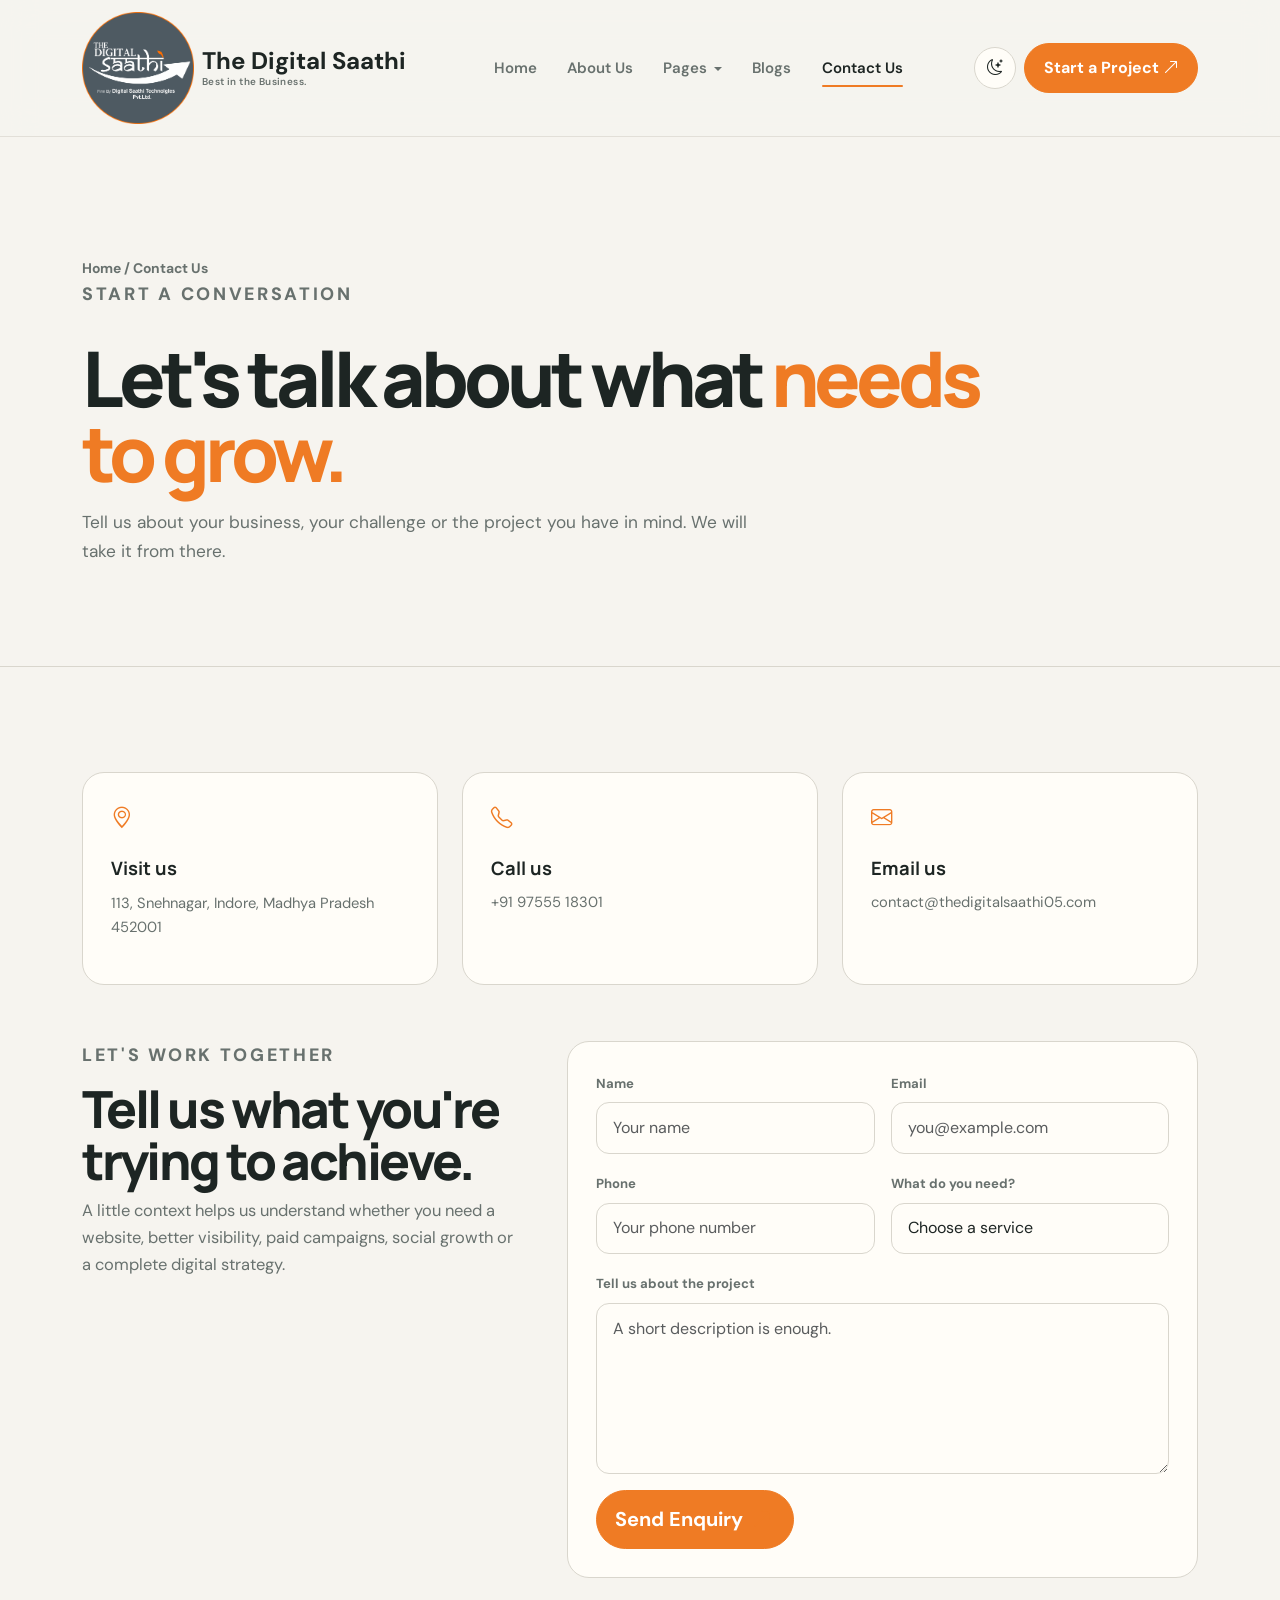
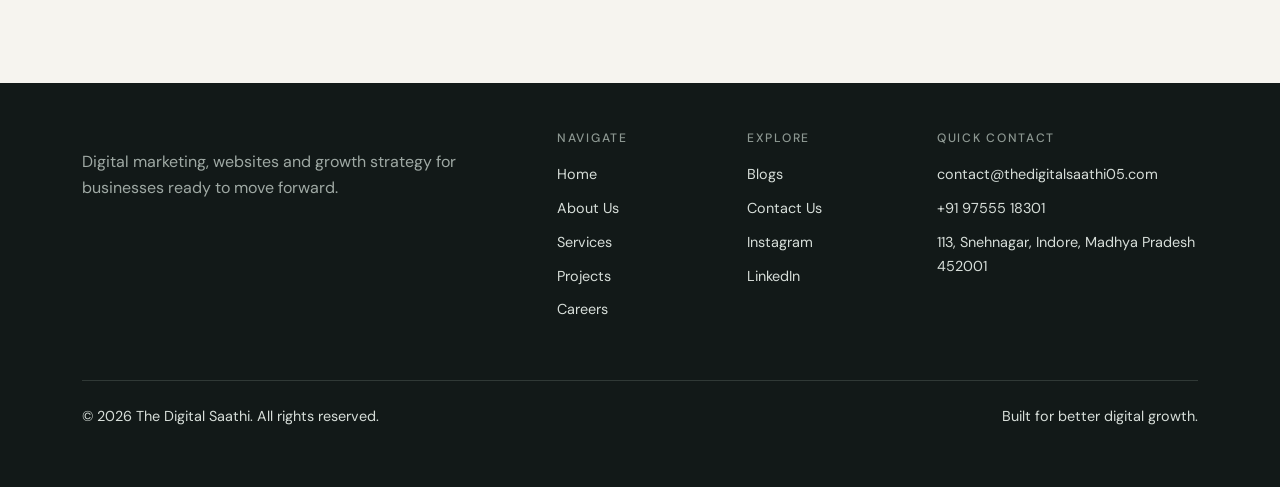
<file: contact.html>
<!doctype html>
<html lang="en" data-theme="light">
    <head>
        <meta charset="utf-8" />
        <meta name="viewport" content="width=device-width, initial-scale=1" />
        <meta
            name="description"
            content="Contact The Digital Saathi in Indore for websites, digital marketing and growth services."
        />
        <title>Contact Us | The Digital Saathi</title>
        <link rel="icon" type="image/png" href="assets/logo.png" />
        <link rel="preconnect" href="https://fonts.googleapis.com" />
        <link rel="preconnect" href="https://fonts.gstatic.com" crossorigin />
        <link
            href="https://fonts.googleapis.com/css2?family=DM+Sans:wght@400;500;600;700&family=Manrope:wght@600;700;800&display=swap"
            rel="stylesheet"
        />
        <link
            href="https://cdn.jsdelivr.net/npm/bootstrap@5.3.3/dist/css/bootstrap.min.css"
            rel="stylesheet"
        />
        <link
            href="https://cdn.jsdelivr.net/npm/bootstrap-icons@1.11.3/font/bootstrap-icons.css"
            rel="stylesheet"
        />
        <link rel="stylesheet" href="style.css" />
    </head>
    <body>
        <header class="site-header">
            <nav
                class="navbar navbar-expand-lg py-3"
                aria-label="Main navigation"
            >
                <div class="container">
                    <a
                        class="navbar-brand d-flex align-items-center gap-2"
                        href="index.html"
                    >
                        <img
                            src="assets/logo.png"
                            alt="The Digital Saathi"
                            class="brand-logo"
                        />

                        <span class="brand-text">
                            <span class="brand-name">The Digital Saathi</span>
                            <span class="brand-tagline"
                                >Best in the Business.</span
                            >
                        </span>
                    </a>
                    <div class="d-flex align-items-center gap-2 order-lg-3 navbar-actions">
                        <button
                            class="theme-toggle"
                            id="themeToggle"
                            aria-label="Switch theme"
                        >
                            <i class="bi bi-moon-stars"></i></button
                        ><a
                            href="contact.html"
                            class="btn btn-brand d-none d-sm-inline-flex"
                            >Start a Project
                            <i class="bi bi-arrow-up-right ms-1"></i></a
                        ><button
                            class="navbar-toggler"
                            type="button"
                            data-bs-toggle="collapse"
                            data-bs-target="#mainNav"
                            aria-controls="mainNav"
                            aria-expanded="false"
                            aria-label="Toggle navigation"
                        >
                            <span class="navbar-toggler-icon"></span>
                        </button>
                    </div>
                    <div
                        class="collapse navbar-collapse justify-content-center"
                        id="mainNav"
                    >
                        <ul class="navbar-nav gap-lg-2 align-items-lg-center">
                            <li class="nav-item">
                                <a class="nav-link" href="index.html">Home</a>
                            </li>
                            <li class="nav-item">
                                <a class="nav-link" href="about.html"
                                    >About Us</a
                                >
                            </li>
                            <li class="nav-item dropdown">
                                <a
                                    class="nav-link dropdown-toggle"
                                    href="#"
                                    role="button"
                                    data-bs-toggle="dropdown"
                                    aria-expanded="false"
                                    >Pages</a
                                >
                                <ul class="dropdown-menu">
                                    <li>
                                        <a
                                            class="dropdown-item"
                                            href="services.html"
                                            >Services</a
                                        >
                                    </li>
                                    <li>
                                        <a
                                            class="dropdown-item"
                                            href="projects.html"
                                            >Projects</a
                                        >
                                    </li>
                                    <li>
                                        <a
                                            class="dropdown-item"
                                            href="careers.html"
                                            >Careers</a
                                        >
                                    </li>
                                </ul>
                            </li>
                            <li class="nav-item">
                                <a class="nav-link" href="blog.html">Blogs</a>
                            </li>
                            <li class="nav-item">
                                <a class="nav-link active" href="contact.html"
                                    >Contact Us</a
                                >
                            </li>
                        </ul>
                    </div>
                </div>
            </nav>
        </header>
        <main>
            <section class="page-hero">
                <div class="container">
                    <div class="breadcrumbs">
                        <a href="index.html">Home</a> / Contact Us
                    </div>
                    <div class="reveal">
                        <span class="section-kicker">Start a conversation</span>
                        <h1>
                            Let's talk about what
                            <span class="accent-text">needs to grow.</span>
                        </h1>
                        <p>
                            Tell us about your business, your challenge or the
                            project you have in mind. We will take it from
                            there.
                        </p>
                    </div>
                </div>
            </section>
            <section class="section-pad">
                <div class="container">
                    <div class="row g-4">
                        <div class="col-md-4 reveal">
                            <div class="contact-card">
                                <i class="bi bi-geo-alt"></i>
                                <h3>Visit us</h3>
                                <p>
                                    113, Snehnagar, Indore, Madhya Pradesh
                                    452001
                                </p>
                            </div>
                        </div>
                        <div class="col-md-4 reveal reveal-delay-1">
                            <div class="contact-card">
                                <i class="bi bi-telephone"></i>
                                <h3>Call us</h3>
                                <a href="tel:+919755518301">+91 97555 18301</a>
                            </div>
                        </div>
                        <div class="col-md-4 reveal reveal-delay-2">
                            <div class="contact-card">
                                <i class="bi bi-envelope"></i>
                                <h3>Email us</h3>
                                <a href="mailto:contact@thedigitalsaathi05.com"
                                    >contact@thedigitalsaathi05.com</a
                                >
                            </div>
                        </div>
                    </div>
                    <div class="row g-5 mt-2">
                        <div class="col-lg-5 reveal">
                            <span class="section-kicker"
                                >Let's work together</span
                            >
                            <h2>Tell us what you're trying to achieve.</h2>
                            <p class="section-lead">
                                A little context helps us understand whether you
                                need a website, better visibility, paid
                                campaigns, social growth or a complete digital
                                strategy.
                            </p>
                        </div>
                        <div class="col-lg-7 reveal reveal-delay-1">
                            <form
                                id="contactForm"
                                class="contact-card"
                                onsubmit="
                                    event.preventDefault();
                                    alert(
                                        'Thanks! Your enquiry form is ready to connect to your preferred backend.',
                                    );
                                "
                            >
                                <div class="row g-3">
                                    <div class="col-md-6">
                                        <label class="form-label" for="name"
                                            >Name</label
                                        ><input
                                            name="name"
                                            class="form-control"
                                            id="name"
                                            required
                                            placeholder="Your name"
                                        />
                                    </div>
                                    <div class="col-md-6">
                                        <label class="form-label" for="email"
                                            >Email</label
                                        ><input
                                            name="email"
                                            class="form-control"
                                            id="email"
                                            type="email"
                                            required
                                            placeholder="you@example.com"
                                        />
                                    </div>
                                    <div class="col-md-6">
                                        <label class="form-label" for="phone"
                                            >Phone</label
                                        ><input
                                            name="phone"
                                            class="form-control"
                                            id="phone"
                                            placeholder="Your phone number"
                                        />
                                    </div>
                                    <div class="col-md-6">
                                        <label class="form-label" for="service"
                                            >What do you need?</label
                                        ><select
                                            name="service"
                                            class="form-select"
                                            id="service"
                                        >
                                            <option selected disabled>Choose a service</option>
                                            <option>Website Development</option>
                                            <option>SEO / Local SEO</option>
                                            <option>Google Ads</option>
                                            <option>
                                                Social Media / Meta Ads
                                            </option>
                                            <option>Lead Generation</option>
                                            <option>Something else</option>
                                        </select>
                                        
                                    </div>
                                    <div class="col-12">
                                        <label class="form-label" for="message"
                                            >Tell us about the project</label
                                        ><textarea
                                            name="message"
                                            class="form-control"
                                            id="message"
                                            rows="6"
                                            placeholder="A short description is enough."
                                        ></textarea>
                                    </div>
                                    <div class="col-12">
                                        <button
                                            class="btn btn-brand btn-lg"
                                            type="submit"
                                        >
                                            Send Enquiry
                                            <i
                                                class="bi bi-arrow-up-right ms-1"
                                            ></i>
                                        </button>
                                    </div>
                                </div>
                            </form>
                        </div>
                    </div>
                </div>
            </section>
        </main>
        <footer class="site-footer">
            <div class="container py-5">
                <div class="row g-4 justify-content-between">
                    <div class="col-lg-5">
                        <p class="footer-copy">
                            Digital marketing, websites and growth strategy for
                            businesses ready to move forward.
                        </p>
                    </div>
                    <div class="col-6 col-lg-2">
                        <h4>Navigate</h4>
                        <a href="index.html">Home</a
                        ><a href="about.html">About Us</a
                        ><a href="services.html">Services</a
                        ><a href="projects.html">Projects</a
                        ><a href="careers.html">Careers</a>
                    </div>
                    <div class="col-6 col-lg-2">
                        <h4>Explore</h4>
                        <a href="blog.html">Blogs</a
                        ><a href="contact.html">Contact Us</a
                        ><a
                            href="https://www.instagram.com/the_digital_saathi_/"
                            target="_blank"
                            rel="noopener"
                            >Instagram</a
                        ><a
                            href="https://www.linkedin.com/company/the-digital-saathi/"
                            target="_blank"
                            rel="noopener"
                            >LinkedIn</a
                        >
                    </div>
                    <div class="col-lg-3">
                        <h4>Quick contact</h4>
                        <a href="mailto:contact@thedigitalsaathi05.com"
                            >contact@thedigitalsaathi05.com</a
                        ><a href="tel:+919755518301">+91 97555 18301</a
                        ><span
                            >113, Snehnagar, Indore, Madhya Pradesh 452001</span
                        >
                    </div>
                </div>
                <div class="footer-bottom mt-5 pt-4">
                    <span>© 2026 The Digital Saathi. All rights reserved.</span>
                    <span>Built for better digital growth.</span>
                </div>
            </div>
        </footer>
        <button id="backToTop" class="back-top" aria-label="Back to top">
            <i class="bi bi-arrow-up"></i>
        </button>
        <script src="https://cdn.jsdelivr.net/npm/bootstrap@5.3.3/dist/js/bootstrap.bundle.min.js"></script>
        <script src="script.js"></script>
        <script src="contact.js"></script>
    </body>
</html>
</file>
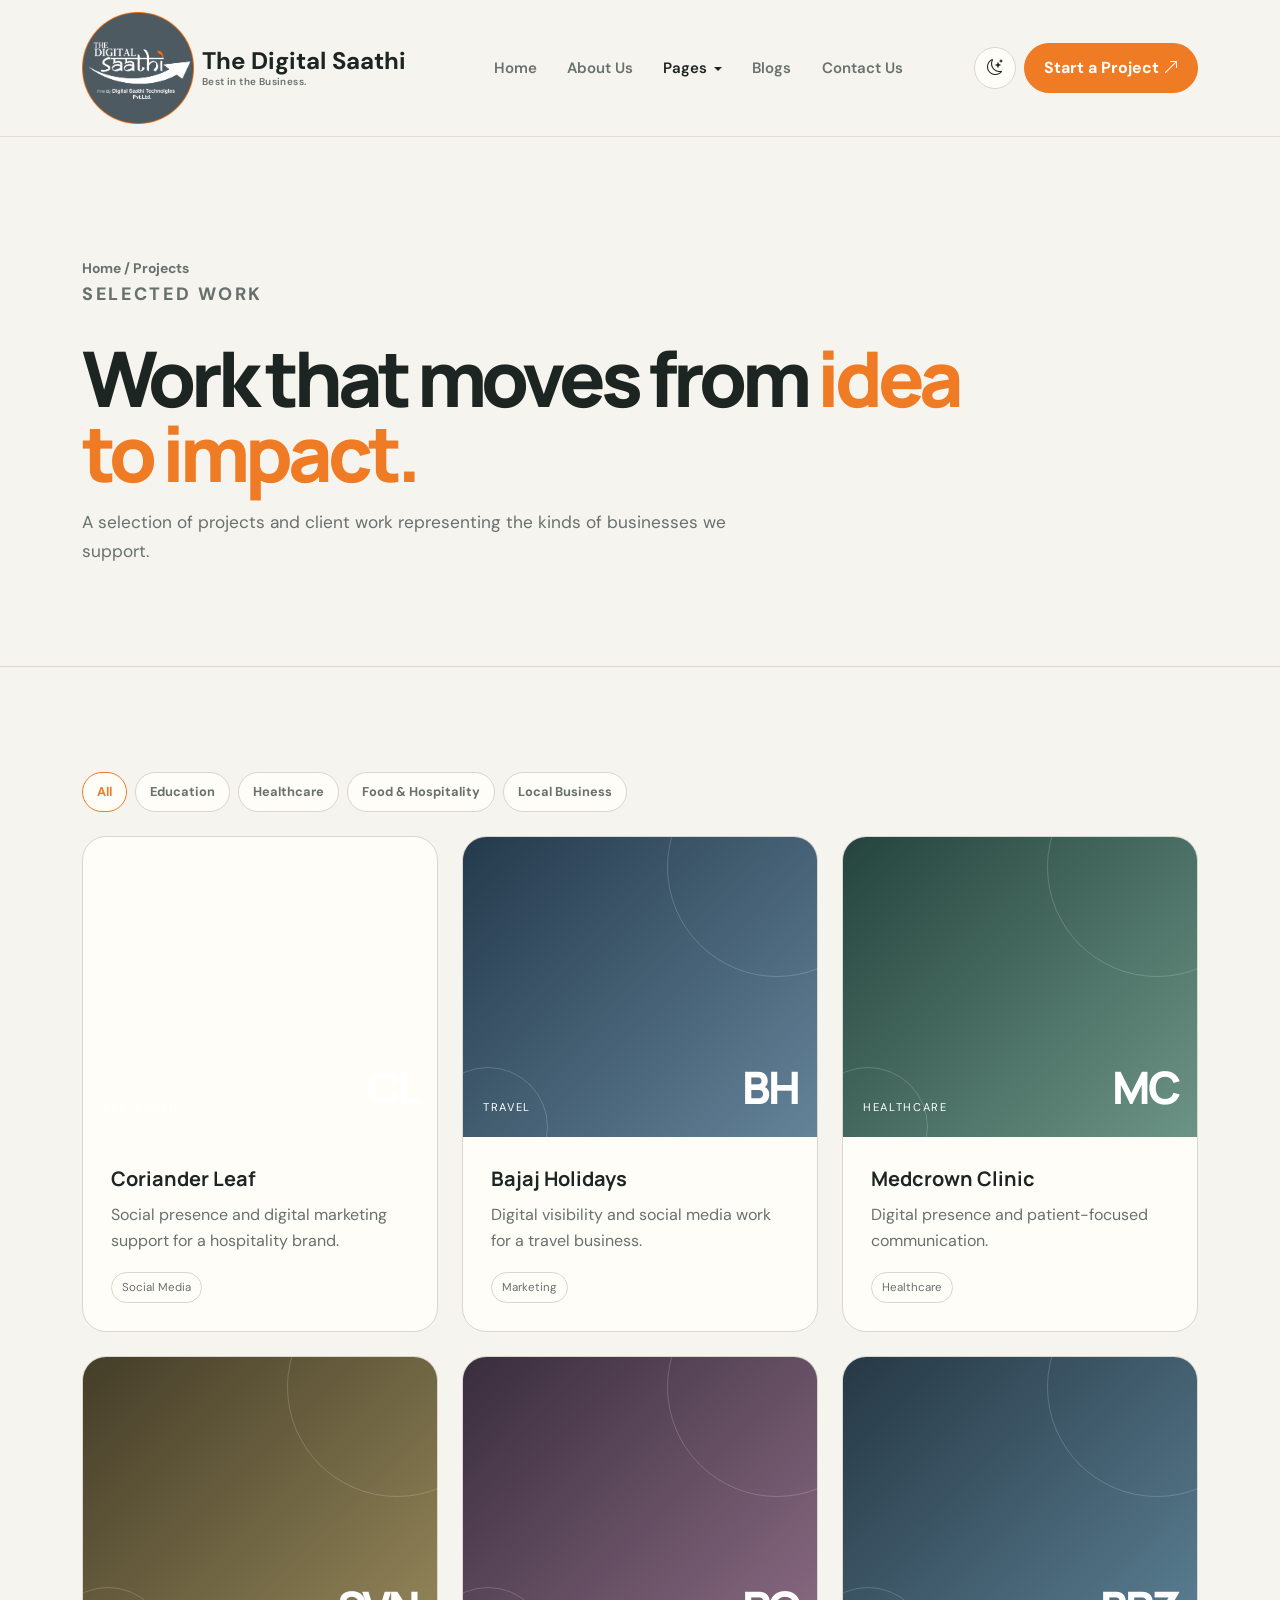
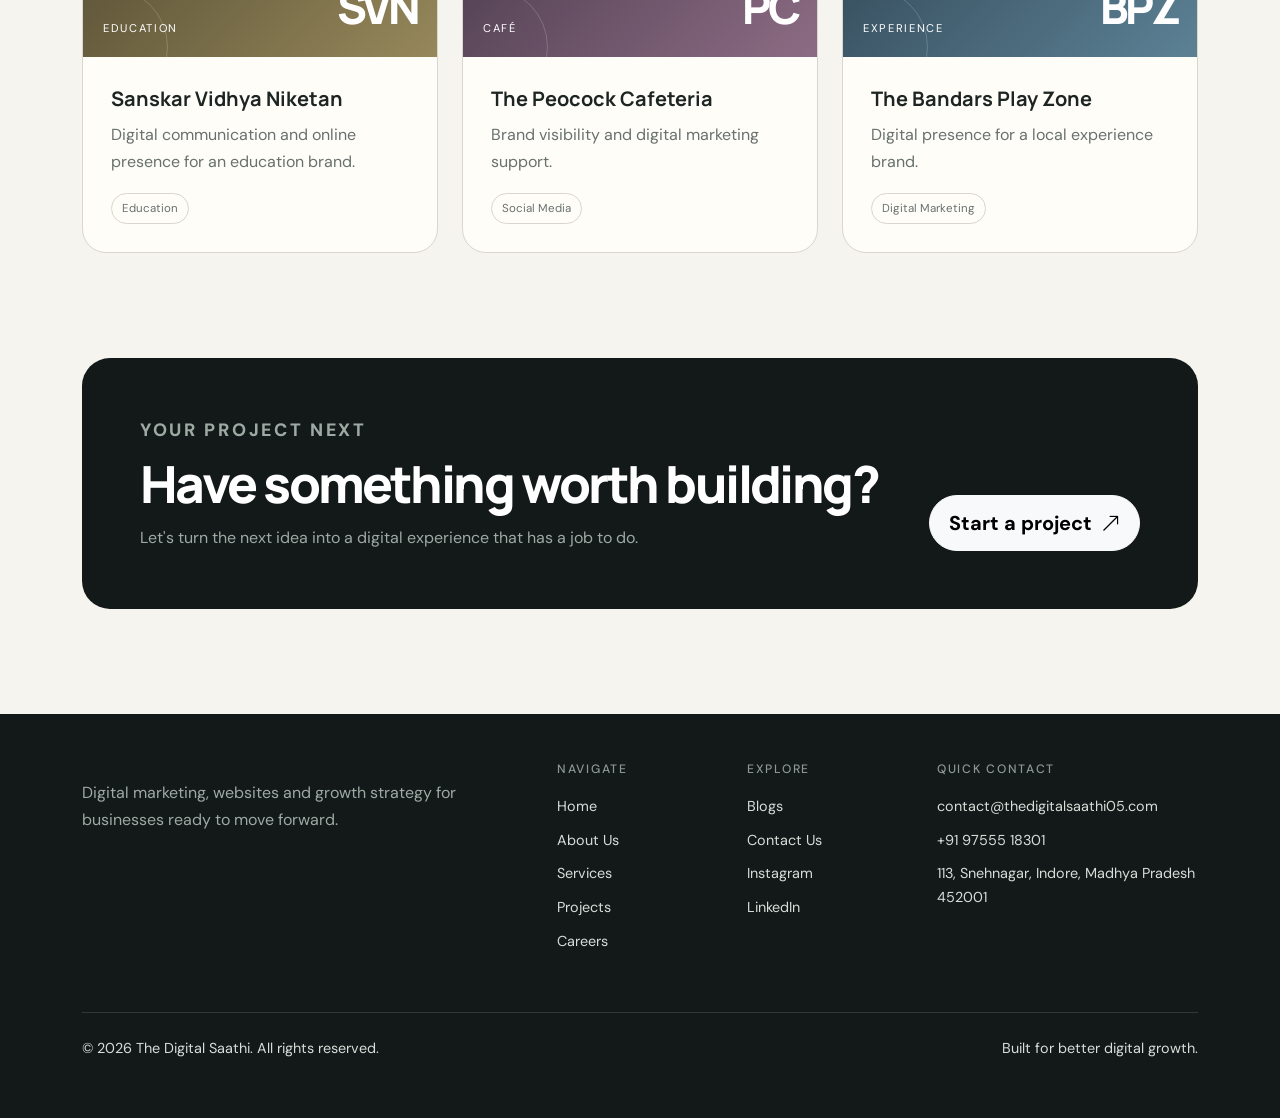
<file: projects.html>
<!doctype html>
<html lang="en" data-theme="light">
    <head>
        <meta charset="utf-8" />
        <meta name="viewport" content="width=device-width, initial-scale=1" />
        <meta
            name="description"
            content="Selected Digital Saathi projects across education, healthcare, hospitality and local business."
        />
        <title>Projects | The Digital Saathi</title>
        <link rel="icon" type="image/png" href="assets/logo.png" />
        <link rel="preconnect" href="https://fonts.googleapis.com" />
        <link rel="preconnect" href="https://fonts.gstatic.com" crossorigin />
        <link
            href="https://fonts.googleapis.com/css2?family=DM+Sans:wght@400;500;600;700&family=Manrope:wght@600;700;800&display=swap"
            rel="stylesheet"
        />
        <link
            href="https://cdn.jsdelivr.net/npm/bootstrap@5.3.3/dist/css/bootstrap.min.css"
            rel="stylesheet"
        />
        <link
            href="https://cdn.jsdelivr.net/npm/bootstrap-icons@1.11.3/font/bootstrap-icons.css"
            rel="stylesheet"
        />
        <link rel="stylesheet" href="style.css" />
    </head>
    <body>
        <header class="site-header">
            <nav
                class="navbar navbar-expand-lg py-3"
                aria-label="Main navigation"
            >
                <div class="container">
                    <a
                        class="navbar-brand d-flex align-items-center gap-2"
                        href="index.html"
                    >
                        <img
                            src="assets/logo.png"
                            alt="The Digital Saathi"
                            class="brand-logo"
                        />

                        <span class="brand-text">
                            <span class="brand-name">The Digital Saathi</span>
                            <span class="brand-tagline"
                                >Best in the Business.</span
                            >
                        </span>
                    </a>
                    <div class="d-flex align-items-center gap-2 order-lg-3 navbar-actions">
                        <button
                            class="theme-toggle"
                            id="themeToggle"
                            aria-label="Switch theme"
                        >
                            <i class="bi bi-moon-stars"></i></button
                        ><a
                            href="contact.html"
                            class="btn btn-brand d-none d-sm-inline-flex"
                            >Start a Project
                            <i class="bi bi-arrow-up-right ms-1"></i></a
                        ><button
                            class="navbar-toggler"
                            type="button"
                            data-bs-toggle="collapse"
                            data-bs-target="#mainNav"
                            aria-controls="mainNav"
                            aria-expanded="false"
                            aria-label="Toggle navigation"
                        >
                            <span class="navbar-toggler-icon"></span>
                        </button>
                    </div>
                    <div
                        class="collapse navbar-collapse justify-content-center"
                        id="mainNav"
                    >
                        <ul class="navbar-nav gap-lg-2 align-items-lg-center">
                            <li class="nav-item">
                                <a class="nav-link" href="index.html">Home</a>
                            </li>
                            <li class="nav-item">
                                <a class="nav-link" href="about.html"
                                    >About Us</a
                                >
                            </li>
                            <li class="nav-item dropdown">
                                <a
                                    class="nav-link dropdown-toggle active"
                                    href="#"
                                    role="button"
                                    data-bs-toggle="dropdown"
                                    aria-expanded="false"
                                    >Pages</a
                                >
                                <ul class="dropdown-menu">
                                    <li>
                                        <a
                                            class="dropdown-item"
                                            href="services.html"
                                            >Services</a
                                        >
                                    </li>
                                    <li>
                                        <a
                                            class="dropdown-item"
                                            href="projects.html"
                                            >Projects</a
                                        >
                                    </li>
                                    <li>
                                        <a
                                            class="dropdown-item"
                                            href="careers.html"
                                            >Careers</a
                                        >
                                    </li>
                                </ul>
                            </li>
                            <li class="nav-item">
                                <a class="nav-link" href="blog.html">Blogs</a>
                            </li>
                            <li class="nav-item">
                                <a class="nav-link" href="contact.html"
                                    >Contact Us</a
                                >
                            </li>
                        </ul>
                    </div>
                </div>
            </nav>
        </header>
        <main>
            <section class="page-hero">
                <div class="container">
                    <div class="breadcrumbs">
                        <a href="index.html">Home</a> / Projects
                    </div>
                    <div class="reveal">
                        <span class="section-kicker">Selected work</span>
                        <h1>
                            Work that moves from
                            <span class="accent-text">idea to impact.</span>
                        </h1>
                        <p>
                            A selection of projects and client work representing
                            the kinds of businesses we support.
                        </p>
                    </div>
                </div>
            </section>
            <section class="section-pad">
                <div class="container">
                    <div class="project-filter mb-4 reveal">
                        <span class="filter-pill active">All</span
                        ><span class="filter-pill">Education</span
                        ><span class="filter-pill">Healthcare</span
                        ><span class="filter-pill">Food & Hospitality</span
                        ><span class="filter-pill">Local Business</span>
                    </div>
                    <div class="row g-4">
                        <div class="col-md-6 col-lg-4 reveal">
                            <article class="project-feature">
                                <div class="project-visual project-restaurant">
                                    <span>RESTAURANT</span>
                                    <div class="project-mark">CL</div>
                                </div>
                                <div class="project-body">
                                    <h3>Coriander Leaf</h3>
                                    <p>
                                        Social presence and digital marketing
                                        support for a hospitality brand.
                                    </p>
                                    <span class="project-tag"
                                        >Social Media</span
                                    >
                                </div>
                            </article>
                        </div>
                        <div class="col-md-6 col-lg-4 reveal reveal-delay-1">
                            <article class="project-feature">
                                <div class="project-visual project-travel">
                                    <span>TRAVEL</span>
                                    <div class="project-mark">BH</div>
                                </div>
                                <div class="project-body">
                                    <h3>Bajaj Holidays</h3>
                                    <p>
                                        Digital visibility and social media work
                                        for a travel business.
                                    </p>
                                    <span class="project-tag">Marketing</span>
                                </div>
                            </article>
                        </div>
                        <div class="col-md-6 col-lg-4 reveal reveal-delay-2">
                            <article class="project-feature">
                                <div class="project-visual project-health">
                                    <span>HEALTHCARE</span>
                                    <div class="project-mark">MC</div>
                                </div>
                                <div class="project-body">
                                    <h3>Medcrown Clinic</h3>
                                    <p>
                                        Digital presence and patient-focused
                                        communication.
                                    </p>
                                    <span class="project-tag">Healthcare</span>
                                </div>
                            </article>
                        </div>
                        <div class="col-md-6 col-lg-4 reveal">
                            <article class="project-feature">
                                <div class="project-visual project-education">
                                    <span>EDUCATION</span>
                                    <div class="project-mark">SVN</div>
                                </div>
                                <div class="project-body">
                                    <h3>Sanskar Vidhya Niketan</h3>
                                    <p>
                                        Digital communication and online
                                        presence for an education brand.
                                    </p>
                                    <span class="project-tag">Education</span>
                                </div>
                            </article>
                        </div>
                        <div class="col-md-6 col-lg-4 reveal reveal-delay-1">
                            <article class="project-feature">
                                <div class="project-visual project-cafe">
                                    <span>CAFÉ</span>
                                    <div class="project-mark">PC</div>
                                </div>
                                <div class="project-body">
                                    <h3>The Peocock Cafeteria</h3>
                                    <p>
                                        Brand visibility and digital marketing
                                        support.
                                    </p>
                                    <span class="project-tag"
                                        >Social Media</span
                                    >
                                </div>
                            </article>
                        </div>
                        <div class="col-md-6 col-lg-4 reveal reveal-delay-2">
                            <article class="project-feature">
                                <div class="project-visual project-play">
                                    <span>EXPERIENCE</span>
                                    <div class="project-mark">BPZ</div>
                                </div>
                                <div class="project-body">
                                    <h3>The Bandars Play Zone</h3>
                                    <p>
                                        Digital presence for a local experience
                                        brand.
                                    </p>
                                    <span class="project-tag"
                                        >Digital Marketing</span
                                    >
                                </div>
                            </article>
                        </div>
                    </div>
                </div>
            </section>
            <section class="cta-section">
                <div class="container">
                    <div class="cta-card reveal">
                        <div>
                            <span class="section-kicker light"
                                >Your project next</span
                            >
                            <h2>Have something worth building?</h2>
                            <p>
                                Let's turn the next idea into a digital
                                experience that has a job to do.
                            </p>
                        </div>
                        <a class="btn btn-light btn-lg" href="contact.html"
                            >Start a project
                            <i class="bi bi-arrow-up-right ms-1"></i
                        ></a>
                    </div>
                </div>
            </section>
        </main>
        <footer class="site-footer">
            <div class="container py-5">
                <div class="row g-4 justify-content-between">
                    <div class="col-lg-5">
                        <p class="footer-copy">
                            Digital marketing, websites and growth strategy for
                            businesses ready to move forward.
                        </p>
                    </div>
                    <div class="col-6 col-lg-2">
                        <h4>Navigate</h4>
                        <a href="index.html">Home</a
                        ><a href="about.html">About Us</a
                        ><a href="services.html">Services</a
                        ><a href="projects.html">Projects</a
                        ><a href="careers.html">Careers</a>
                    </div>
                    <div class="col-6 col-lg-2">
                        <h4>Explore</h4>
                        <a href="blog.html">Blogs</a
                        ><a href="contact.html">Contact Us</a
                        ><a
                            href="https://www.instagram.com/the_digital_saathi_/"
                            target="_blank"
                            rel="noopener"
                            >Instagram</a
                        ><a
                            href="https://www.linkedin.com/company/the-digital-saathi/"
                            target="_blank"
                            rel="noopener"
                            >LinkedIn</a
                        >
                    </div>
                    <div class="col-lg-3">
                        <h4>Quick contact</h4>
                        <a href="mailto:contact@thedigitalsaathi05.com"
                            >contact@thedigitalsaathi05.com</a
                        ><a href="tel:+919755518301">+91 97555 18301</a
                        ><span
                            >113, Snehnagar, Indore, Madhya Pradesh 452001</span
                        >
                    </div>
                </div>
                <div class="footer-bottom mt-5 pt-4">
                    <span>© 2026 The Digital Saathi. All rights reserved.</span>
                    <span>Built for better digital growth.</span>
                </div>
            </div>
        </footer>
        <button id="backToTop" class="back-top" aria-label="Back to top">
            <i class="bi bi-arrow-up"></i>
        </button>
        <script src="https://cdn.jsdelivr.net/npm/bootstrap@5.3.3/dist/js/bootstrap.bundle.min.js"></script>
        <script src="script.js"></script>
    </body>
</html>
</file>
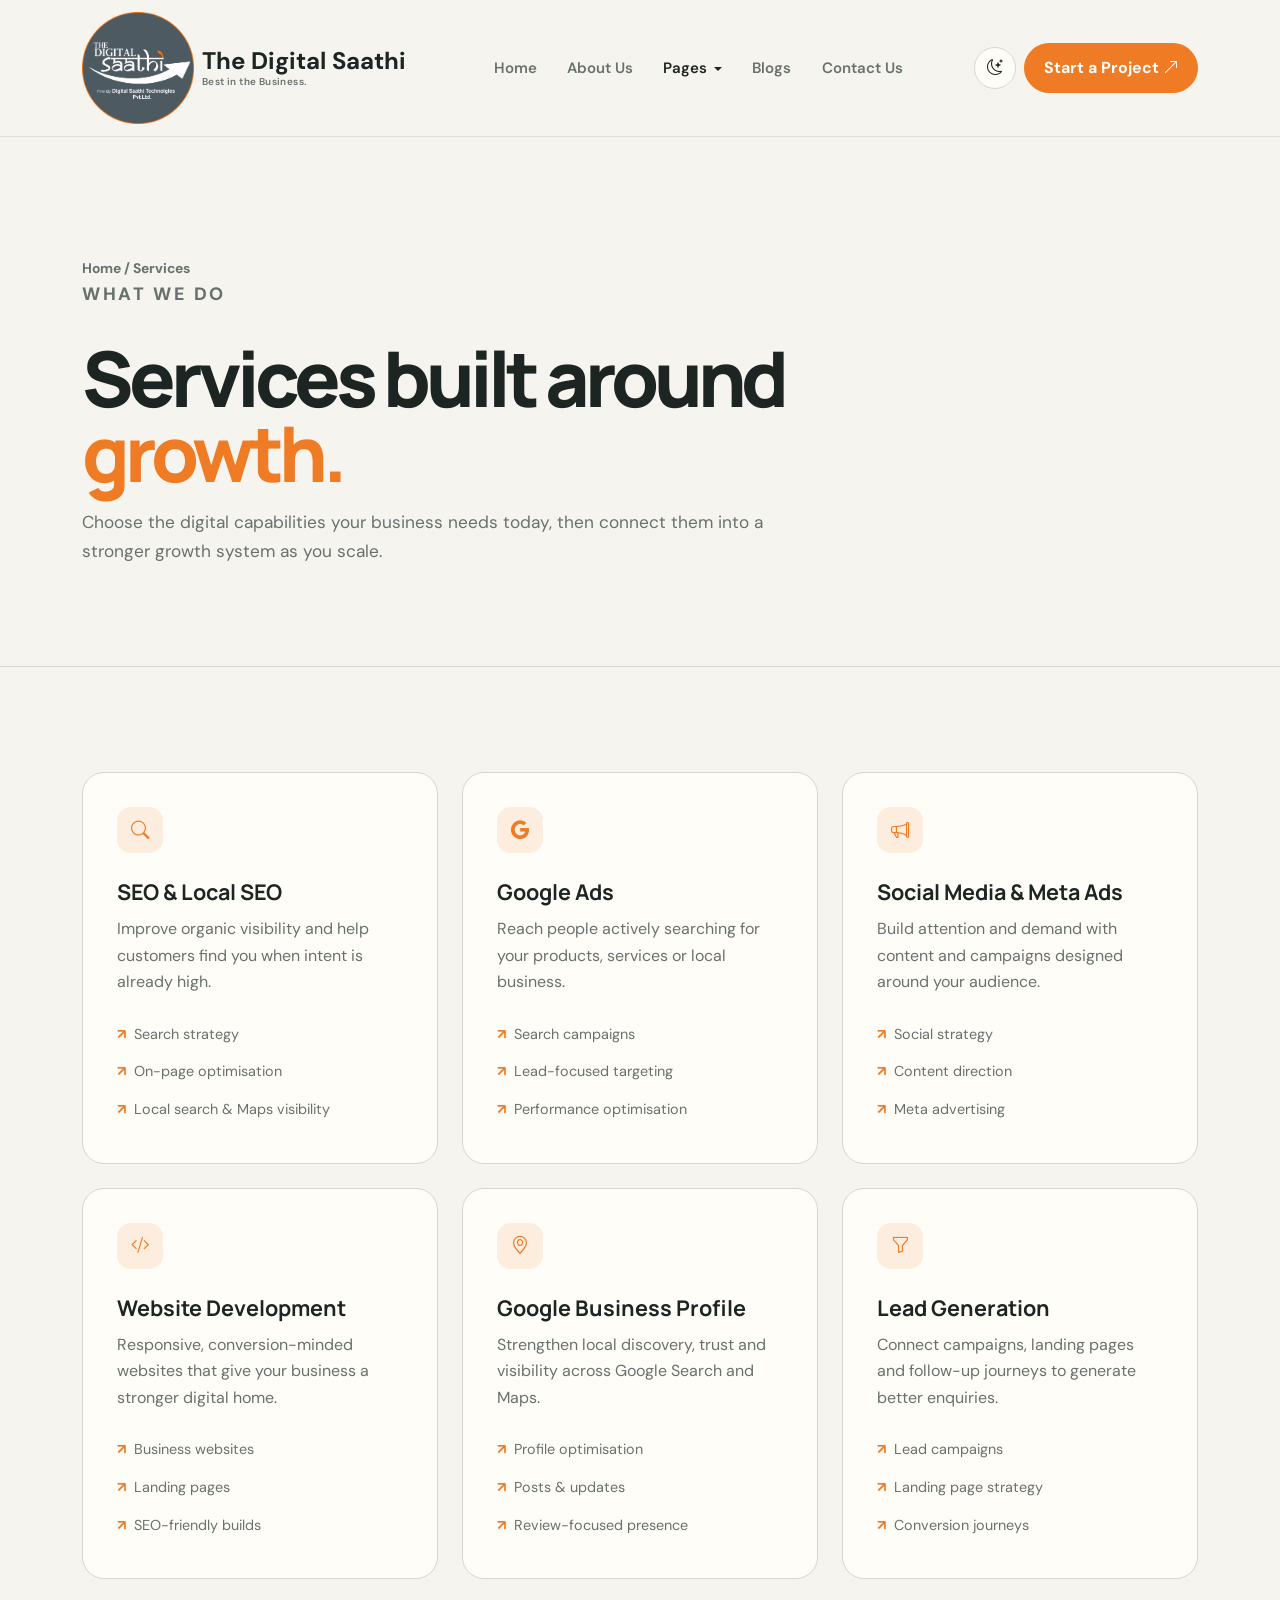
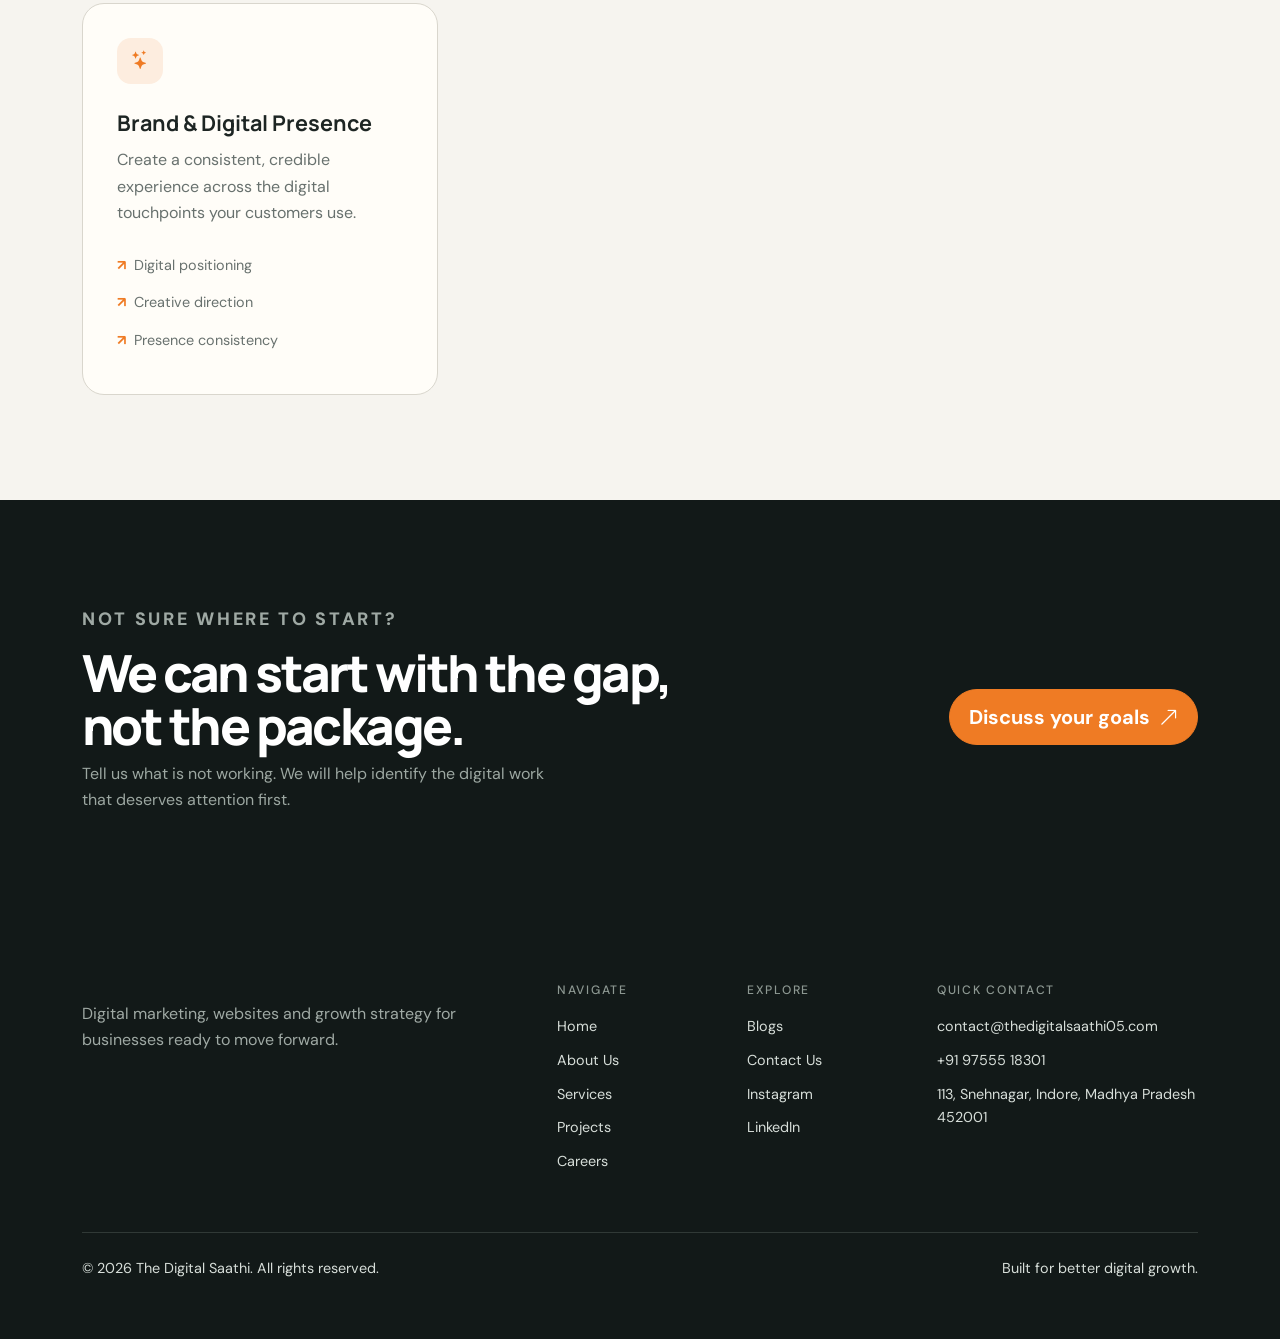
<file: services.html>
<!doctype html>
<html lang="en" data-theme="light">
    <head>
        <meta charset="utf-8" />
        <meta name="viewport" content="width=device-width, initial-scale=1" />
        <meta
            name="description"
            content="Digital marketing, SEO, advertising, website development and lead generation services."
        />
        <title>Services | The Digital Saathi</title>
        <link rel="icon" type="image/png" href="assets/logo.png" />
        <link rel="preconnect" href="https://fonts.googleapis.com" />
        <link rel="preconnect" href="https://fonts.gstatic.com" crossorigin />
        <link
            href="https://fonts.googleapis.com/css2?family=DM+Sans:wght@400;500;600;700&family=Manrope:wght@600;700;800&display=swap"
            rel="stylesheet"
        />
        <link
            href="https://cdn.jsdelivr.net/npm/bootstrap@5.3.3/dist/css/bootstrap.min.css"
            rel="stylesheet"
        />
        <link
            href="https://cdn.jsdelivr.net/npm/bootstrap-icons@1.11.3/font/bootstrap-icons.css"
            rel="stylesheet"
        />
        <link rel="stylesheet" href="style.css" />
    </head>
    <body>
        <header class="site-header">
            <nav
                class="navbar navbar-expand-lg py-3"
                aria-label="Main navigation"
            >
                <div class="container">
                    <a class="navbar-brand d-flex align-items-center gap-2" href="index.html">
    <img src="assets/logo.png" alt="The Digital Saathi" class="brand-logo">

    <span class="brand-text">
        <span class="brand-name">The Digital Saathi</span>
        <span class="brand-tagline">Best in the Business.</span>
    </span>
</a>
                    <div class="d-flex align-items-center gap-2 order-lg-3 navbar-actions">
                        <button
                            class="theme-toggle"
                            id="themeToggle"
                            aria-label="Switch theme"
                        >
                            <i class="bi bi-moon-stars"></i></button
                        ><a
                            href="contact.html"
                            class="btn btn-brand d-none d-sm-inline-flex"
                            >Start a Project
                            <i class="bi bi-arrow-up-right ms-1"></i></a
                        ><button
                            class="navbar-toggler"
                            type="button"
                            data-bs-toggle="collapse"
                            data-bs-target="#mainNav"
                            aria-controls="mainNav"
                            aria-expanded="false"
                            aria-label="Toggle navigation"
                        >
                            <span class="navbar-toggler-icon"></span>
                        </button>
                    </div>
                    <div
                        class="collapse navbar-collapse justify-content-center"
                        id="mainNav"
                    >
                        <ul class="navbar-nav gap-lg-2 align-items-lg-center">
                            <li class="nav-item">
                                <a class="nav-link" href="index.html">Home</a>
                            </li>
                            <li class="nav-item">
                                <a class="nav-link" href="about.html"
                                    >About Us</a
                                >
                            </li>
                            <li class="nav-item dropdown">
                                <a
                                    class="nav-link dropdown-toggle active"
                                    href="#"
                                    role="button"
                                    data-bs-toggle="dropdown"
                                    aria-expanded="false"
                                    >Pages</a
                                >
                                <ul class="dropdown-menu">
                                    <li>
                                        <a
                                            class="dropdown-item"
                                            href="services.html"
                                            >Services</a
                                        >
                                    </li>
                                    <li>
                                        <a
                                            class="dropdown-item"
                                            href="projects.html"
                                            >Projects</a
                                        >
                                    </li>
                                    <li>
                                        <a
                                            class="dropdown-item"
                                            href="careers.html"
                                            >Careers</a
                                        >
                                    </li>
                                </ul>
                            </li>
                            <li class="nav-item">
                                <a class="nav-link" href="blog.html">Blogs</a>
                            </li>
                            <li class="nav-item">
                                <a class="nav-link" href="contact.html"
                                    >Contact Us</a
                                >
                            </li>
                        </ul>
                    </div>
                </div>
            </nav>
        </header>
        <main>
            <section class="page-hero">
                <div class="container">
                    <div class="breadcrumbs">
                        <a href="index.html">Home</a> / Services
                    </div>
                    <div class="reveal">
                        <span class="section-kicker">What we do</span>
                        <h1>
                            Services built around
                            <span class="accent-text">growth.</span>
                        </h1>
                        <p>
                            Choose the digital capabilities your business needs
                            today, then connect them into a stronger growth
                            system as you scale.
                        </p>
                    </div>
                </div>
            </section>
            <section class="section-pad">
                <div class="container">
                    <div class="row g-4">
                        <div class="col-md-6 col-lg-4 reveal">
                            <div class="service-detail">
                                <div class="icon-box">
                                    <i class="bi bi-search"></i>
                                </div>
                                <h3>SEO & Local SEO</h3>
                                <p>
                                    Improve organic visibility and help
                                    customers find you when intent is already
                                    high.
                                </p>
                                <ul>
                                    <li>Search strategy</li>
                                    <li>On-page optimisation</li>
                                    <li>Local search & Maps visibility</li>
                                </ul>
                            </div>
                        </div>
                        <div class="col-md-6 col-lg-4 reveal reveal-delay-1">
                            <div class="service-detail">
                                <div class="icon-box">
                                    <i class="bi bi-google"></i>
                                </div>
                                <h3>Google Ads</h3>
                                <p>
                                    Reach people actively searching for your
                                    products, services or local business.
                                </p>
                                <ul>
                                    <li>Search campaigns</li>
                                    <li>Lead-focused targeting</li>
                                    <li>Performance optimisation</li>
                                </ul>
                            </div>
                        </div>
                        <div class="col-md-6 col-lg-4 reveal reveal-delay-2">
                            <div class="service-detail">
                                <div class="icon-box">
                                    <i class="bi bi-megaphone"></i>
                                </div>
                                <h3>Social Media & Meta Ads</h3>
                                <p>
                                    Build attention and demand with content and
                                    campaigns designed around your audience.
                                </p>
                                <ul>
                                    <li>Social strategy</li>
                                    <li>Content direction</li>
                                    <li>Meta advertising</li>
                                </ul>
                            </div>
                        </div>
                        <div class="col-md-6 col-lg-4 reveal">
                            <div class="service-detail">
                                <div class="icon-box">
                                    <i class="bi bi-code-slash"></i>
                                </div>
                                <h3>Website Development</h3>
                                <p>
                                    Responsive, conversion-minded websites that
                                    give your business a stronger digital home.
                                </p>
                                <ul>
                                    <li>Business websites</li>
                                    <li>Landing pages</li>
                                    <li>SEO-friendly builds</li>
                                </ul>
                            </div>
                        </div>
                        <div class="col-md-6 col-lg-4 reveal reveal-delay-1">
                            <div class="service-detail">
                                <div class="icon-box">
                                    <i class="bi bi-geo-alt"></i>
                                </div>
                                <h3>Google Business Profile</h3>
                                <p>
                                    Strengthen local discovery, trust and
                                    visibility across Google Search and Maps.
                                </p>
                                <ul>
                                    <li>Profile optimisation</li>
                                    <li>Posts & updates</li>
                                    <li>Review-focused presence</li>
                                </ul>
                            </div>
                        </div>
                        <div class="col-md-6 col-lg-4 reveal reveal-delay-2">
                            <div class="service-detail">
                                <div class="icon-box">
                                    <i class="bi bi-funnel"></i>
                                </div>
                                <h3>Lead Generation</h3>
                                <p>
                                    Connect campaigns, landing pages and
                                    follow-up journeys to generate better
                                    enquiries.
                                </p>
                                <ul>
                                    <li>Lead campaigns</li>
                                    <li>Landing page strategy</li>
                                    <li>Conversion journeys</li>
                                </ul>
                            </div>
                        </div>
                        <div class="col-md-6 col-lg-4 reveal">
                            <div class="service-detail">
                                <div class="icon-box">
                                    <i class="bi bi-stars"></i>
                                </div>
                                <h3>Brand & Digital Presence</h3>
                                <p>
                                    Create a consistent, credible experience
                                    across the digital touchpoints your
                                    customers use.
                                </p>
                                <ul>
                                    <li>Digital positioning</li>
                                    <li>Creative direction</li>
                                    <li>Presence consistency</li>
                                </ul>
                            </div>
                        </div>
                    </div>
                </div>
            </section>
            <section class="section-pad section-dark">
                <div class="container">
                    <div class="row g-5 align-items-center">
                        <div class="col-lg-7 reveal">
                            <span class="section-kicker light"
                                >Not sure where to start?</span
                            >
                            <h2>We can start with the gap, not the package.</h2>
                            <p class="dark-copy">
                                Tell us what is not working. We will help
                                identify the digital work that deserves
                                attention first.
                            </p>
                        </div>
                        <div class="col-lg-5 text-lg-end reveal reveal-delay-1">
                            <a class="btn btn-brand btn-lg" href="contact.html"
                                >Discuss your goals
                                <i class="bi bi-arrow-up-right ms-1"></i
                            ></a>
                        </div>
                    </div>
                </div>
            </section>
        </main>
        <footer class="site-footer">
            <div class="container py-5">
                <div class="row g-4 justify-content-between">
                    <div class="col-lg-5">
                        <p class="footer-copy">
                            Digital marketing, websites and growth strategy for
                            businesses ready to move forward.
                        </p>
                    </div>
                    <div class="col-6 col-lg-2">
                        <h4>Navigate</h4>
                        <a href="index.html">Home</a
                        ><a href="about.html">About Us</a
                        ><a href="services.html">Services</a
                        ><a href="projects.html">Projects</a
                        ><a href="careers.html">Careers</a>
                    </div>
                    <div class="col-6 col-lg-2">
                        <h4>Explore</h4>
                        <a href="blog.html">Blogs</a
                        ><a href="contact.html">Contact Us</a
                        ><a
                            href="https://www.instagram.com/the_digital_saathi_/"
                            target="_blank"
                            rel="noopener"
                            >Instagram</a
                        ><a
                            href="https://www.linkedin.com/company/the-digital-saathi/"
                            target="_blank"
                            rel="noopener"
                            >LinkedIn</a
                        >
                    </div>
                    <div class="col-lg-3">
                        <h4>Quick contact</h4>
                        <a href="mailto:contact@thedigitalsaathi05.com"
                            >contact@thedigitalsaathi05.com</a
                        ><a href="tel:+919755518301">+91 97555 18301</a
                        ><span
                            >113, Snehnagar, Indore, Madhya Pradesh 452001</span
                        >
                    </div>
                </div>
                <div class="footer-bottom mt-5 pt-4">
                    <span>© 2026 The Digital Saathi. All rights reserved.</span>
                    <span>Built for better digital growth.</span>
                </div>
            </div>
        </footer>
        <button id="backToTop" class="back-top" aria-label="Back to top">
            <i class="bi bi-arrow-up"></i>
        </button>
        <script src="https://cdn.jsdelivr.net/npm/bootstrap@5.3.3/dist/js/bootstrap.bundle.min.js"></script>
        <script src="script.js"></script>
    </body>
</html>
</file>
<file: style.css>
:root {
    --bg: #f6f4ef;
    --surface: #fffdf8;
    --surface-2: #ece9e1;
    --text: #1d2523;
    --muted: #68716e;
    --line: #d9d6cd;
    --dark: #121918;
    --dark-2: #1a2220;
    --accent: #ef7b24;
    --accent-2: #d96012;
    --shadow: 0 18px 50px rgba(25, 31, 29, .08)
}

html[data-theme="dark"] {
    --bg: #0d1211;
    --surface: #141a18;
    --surface-2: #1b2421;
    --text: #edf1ee;
    --muted: #a6afaa;
    --line: #2c3531;
    --dark: #070b0a;
    --dark-2: #111715;
    --shadow: 0 18px 50px rgba(0, 0, 0, .28)
}

* {
    box-sizing: border-box
}

html {
    scroll-behavior: smooth
}

body {
    margin: 0;
    background: var(--bg);
    color: var(--text);
    font-family: "DM Sans", sans-serif;
    line-height: 1.65;
    transition: background .25s ease, color .25s ease
}

/* ----- */
.brand-text {
    display: flex;
    flex-direction: column;
    line-height: 1.1;
}

.brand-name {
    font-size: 1.5rem;
    font-weight: 700;
    color: var(--text);
}

.brand-tagline {
    margin-top: 3px;
    font-size: 0.62rem;
    font-weight: 600;
    color: var(--muted);
    letter-spacing: 0.04em;
}

.navbar-brand:hover .brand-name {
    color: var(--accent);
}

.navbar-brand:hover .brand-tagline {
    color: var(--accent);
}

/* ------ */
a {
    color: inherit;
    text-decoration: none
}

.site-header {
    position: sticky;
    top: 0;
    z-index: 1000;
    background: color-mix(in srgb, var(--bg) 90%, transparent);
    backdrop-filter: blur(16px);
    border-bottom: 1px solid color-mix(in srgb, var(--line) 70%, transparent)
}

.navbar-brand {
    min-width: 170px
}

.brand-logo {
    width: 138px;
    height: auto;
    display: block
}

.nav-link {
    font-size: .94rem;
    font-weight: 600;
    color: var(--muted) !important;
    padding: .55rem .7rem !important
}

.nav-link:hover,
.nav-link.active {
    color: var(--text) !important
}

.btn {
    border-radius: 999px;
    font-weight: 700;
    padding: .75rem 1.15rem
}

.btn-brand {
    background: var(--accent);
    border: 1px solid var(--accent);
    color: #fff
}

.btn-brand:hover {
    background: var(--accent-2);
    border-color: var(--accent-2);
    color: #fff;
    transform: translateY(-1px)
}

.btn-outline-brand {
    border: 1px solid var(--line);
    color: var(--text);
    background: transparent
}

.btn-outline-brand:hover {
    border-color: var(--accent);
    color: var(--accent)
}

.theme-toggle {
    width: 42px;
    height: 42px;
    border: 1px solid var(--line);
    border-radius: 50%;
    background: var(--surface);
    color: var(--text);
    display: grid;
    place-items: center
}

.navbar-toggler {
    border-color: var(--line);
    padding: .45rem
}

.navbar-toggler-icon {
    filter: var(--toggler-filter, none)
}

html[data-theme="dark"] .navbar-toggler-icon {
    filter: invert(1)
}

.section-pad {
    padding: 105px 0
}

.section-heading {
    display: flex;
    flex-direction: column;
    gap: 10px;
}

.hero {
    min-height: calc(100vh - 76px);
    display: flex;
    align-items: center;
    position: relative
}

.hero h1 {
    font: 800 clamp(3rem, 6vw, 5.8rem)/.98 "Manrope", sans-serif;
    letter-spacing: -.065em;
    max-width: 900px;
    margin: 20px 0
}

.accent-text {
    color: var(--accent)
}

.hero-copy {
    font-size: 1.14rem;
    color: var(--muted);
    max-width: 680px
}

.eyebrow,
.section-kicker {
    display: inline-flex;
    align-items: center;
    gap: .55rem;
    text-transform: uppercase;
    letter-spacing: .15em;
    font-size: 1.12rem;
    font-weight: 800;
    color: var(--muted)
}

.eyebrow-dot {
    width: 7px;
    height: 7px;
    background: var(--accent);
    border-radius: 50%;
    box-shadow: 0 0 0 5px color-mix(in srgb, var(--accent) 15%, transparent)
}

.hero-note {
    font-size: .9rem;
    color: var(--muted)
}

.hero-orb {
    position: absolute;
    border-radius: 50%;
    pointer-events: none;
    filter: blur(1px);
    opacity: .6
}

.hero-orb-one {
    width: 330px;
    height: 330px;
    right: 7%;
    top: 2%;
    background: radial-gradient(circle, color-mix(in srgb, var(--accent) 15%, transparent), transparent 68%)
}

.hero-orb-two {
    width: 230px;
    height: 230px;
    left: 32%;
    bottom: 3%;
    background: radial-gradient(circle, color-mix(in srgb, #8da59b 15%, transparent), transparent 68%)
}

.hero-card {
    background: var(--dark);
    border: 1px solid #303936;
    border-radius: 28px;
    padding: 18px;
    color: #fff;
    box-shadow: var(--shadow);
    transform: rotate(1deg)
}

.hero-card-top,
.hero-card-bottom {
    display: flex;
    justify-content: space-between;
    align-items: center;
    font-size: .72rem;
    letter-spacing: .12em;
    color: #aab3ae
}

.status {
    letter-spacing: .04em;
    color: #d8dfdb
}

.status i {
    display: inline-block;
    width: 7px;
    height: 7px;
    border-radius: 50%;
    background: #6fcf97;
    margin-right: 6px
}

.hero-visual {
    height: 420px;
    margin: 14px 0;
    border-radius: 20px;
    position: relative;
    overflow: hidden;
    background: radial-gradient(circle at 30% 25%, rgba(239, 123, 36, .28), transparent 30%), linear-gradient(135deg, #202a27, #101514)
}

.signal {
    position: absolute;
    border: 1px solid rgba(239, 123, 36, .25);
    border-radius: 50%;
    left: 50%;
    top: 50%;
    transform: translate(-50%, -50%)
}

.signal-a {
    width: 150px;
    height: 150px
}

.signal-b {
    width: 270px;
    height: 270px
}

.signal-c {
    width: 410px;
    height: 410px
}

.growth-line {
    position: absolute;
    left: 12%;
    right: 12%;
    bottom: 24%;
    height: 45%;
    display: flex;
    align-items: flex-end;
    gap: 7%;
    transform: skewY(-12deg)
}

.growth-line span {
    flex: 1;
    border-radius: 8px 8px 2px 2px;
    background: linear-gradient(to top, rgba(239, 123, 36, .15), var(--accent));
    height: 20%
}

.growth-line span:nth-child(2) {
    height: 34%
}

.growth-line span:nth-child(3) {
    height: 48%
}

.growth-line span:nth-child(4) {
    height: 57%
}

.growth-line span:nth-child(5) {
    height: 78%
}

.growth-line span:nth-child(6) {
    height: 95%
}

.growth-arrow {
    position: absolute;
    right: 12%;
    top: 17%;
    width: 72px;
    height: 72px;
    border: 1px solid rgba(255, 255, 255, .22);
    border-radius: 50%;
    display: grid;
    place-items: center;
    font-size: 1.5rem;
    color: #fff
}

.hero-card-bottom {
    padding-top: 3px;
    letter-spacing: 0
}

.hero-card-bottom small {
    display: block;
    color: #87918c;
    font-size: .7rem;
    text-transform: uppercase;
    letter-spacing: .13em
}

.hero-card-bottom strong {
    display: block;
    color: #fff;
    font-size: .88rem;
    margin-top: 2px
}

.mini-badge {
    width: 38px;
    height: 38px;
    border: 1px solid rgba(255, 255, 255, .18);
    border-radius: 50%;
    display: grid;
    place-items: center;
    color: var(--accent);
    font-weight: 800
}

.border-y {
    border-top: 1px solid var(--line);
    border-bottom: 1px solid var(--line)
}

.trust-strip {
    background: var(--surface)
}

.muted-label {
    color: var(--muted);
    font-size: .74rem;
    text-transform: uppercase;
    letter-spacing: .12em;
    margin-right: .45rem
}

.trust-strip strong {
    font-size: .88rem
}

.section-kicker {
    margin-bottom: 12px
}

.section-kicker.light {
    color: #9fa9a4
}

.section-heading h2,
.section-pad h2 {
    font: 800 clamp(2.2rem, 4vw, 4rem)/1.02 "Manrope", sans-serif;
    letter-spacing: -.05em;
    margin: 0;
    max-width: 780px
}

.section-lead,
.section-heading>p {
    color: var(--muted);
    font-size: 1.03rem;
    max-width: 610px
}

.feature-card,
.service-card,
.project-card,
.quote-card {
    background: var(--surface);
    border: 1px solid var(--line);
    border-radius: 22px
}

.feature-card {
    padding: 28px;
    height: 100%
}

.icon-box {
    width: 46px;
    height: 46px;
    border-radius: 14px;
    background: color-mix(in srgb, var(--accent) 12%, var(--surface));
    color: var(--accent);
    display: grid;
    place-items: center;
    font-size: 1.15rem;
    margin-bottom: 28px
}

.feature-card h3,
.service-card h3,
.project-body h3 {
    font: 700 1.25rem "Manrope", sans-serif
}

.feature-card p,
.service-card p,
.project-body p {
    color: var(--muted);
    margin: 0
}

.section-tint {
    background: var(--surface-2)
}

.service-card {
    padding: 28px;
    height: 100%;
    position: relative;
    overflow: hidden;
    transition: transform 0.3s ease, border-color 0.3s ease, box-shadow 0.3s ease;
}

.service-card:hover {
    transform: translateY(-8px);
    border-color: var(--accent);
    box-shadow: 0 18px 40px rgba(0, 0, 0, 0.08);
}

.service-card>i {
    font-size: 1.6rem;
    color: var(--accent);
    display: block;
    margin: 44px 0 22px
}

.service-no {
    position: absolute;
    top: 22px;
    right: 24px;
    font-size: .75rem;
    color: var(--muted);
    font-weight: 800
}

.service-card a {
    display: inline-flex;
    gap: .4rem;
    margin-top: 24px;
    color: var(--text);
    font-weight: 700;
    font-size: .9rem
}

.service-mini {
    height: 100%;
    display: flex;
    gap: 18px;
    align-items: flex-start;
    padding: 22px;
    border: 1px solid var(--line);
    border-radius: 18px;
    background: color-mix(in srgb, var(--surface) 75%, transparent)
}

.service-mini>i {
    color: var(--accent);
    font-size: 1.3rem
}

.service-mini strong,
.service-mini span {
    display: block
}

.service-mini span {
    font-size: .88rem;
    color: var(--muted);
    margin-top: 4px
}

.project-card {
    overflow: hidden;
    height: 100%;
    transition: transform 0.3s ease, box-shadow 0.3s ease;
}

.project-card:hover {
    transform: translateY(-8px);
    box-shadow: 0 20px 45px rgba(0, 0, 0, 0.10);
}

.project-card img {
    transition: transform 0.5s ease;
}

.project-card:hover img {
    transform: scale(1.05);
}

.project-visual {
    height: 235px;
    padding: 20px;
    position: relative;
    display: flex;
    align-items: flex-end;
    justify-content: space-between;
    color: #fff;
    overflow: hidden
}

.project-visual:before,
.project-visual:after {
    content: "";
    position: absolute;
    border-radius: 50%;
    border: 1px solid rgba(255, 255, 255, .18)
}

.project-visual:before {
    width: 220px;
    height: 220px;
    right: -70px;
    top: -80px
}

.project-visual:after {
    width: 120px;
    height: 120px;
    left: -35px;
    bottom: -50px
}

.project-visual span {
    font-size: .7rem;
    letter-spacing: .15em;
    position: relative;
    z-index: 1
}

.project-mark {
    font: 800 2.8rem "Manrope", sans-serif;
    letter-spacing: -.08em;
    position: relative;
    z-index: 1
}

.project-1 {
    background: linear-gradient(135deg, #4c3326, #a66d45);
    background-image: url(assets/projects/coriander-leaf.jpeg);
}

.project-3{
    width: 77%;
    margin: auto;
}

.project-5{
    margin: 20px;
}

.project-visual {
    position: relative;
    overflow: hidden;
    height: 320px;
}

.project-visual .project-image {
    position: absolute;
    inset: 0;
    width: 100% !important;
    height: 100% !important;
    max-width: none !important;
    display: block;
    object-fit: contain;
    object-position: center;
    background: #fff;
}

.cat{
    color: black;
}

.project-travel {
    background: linear-gradient(135deg, #243a4c, #648399)
}

.project-health {
    background: linear-gradient(135deg, #24443d, #6c9486)
}

.project-education {
    background: linear-gradient(135deg, #443d28, #96885b)
}

.project-cafe {
    background: linear-gradient(135deg, #392d3d, #8c6c84)
}

.project-play {
    background: linear-gradient(135deg, #263845, #5c8195)
}

.project-body {
    padding: 22px
}

.project-tag {
    display: inline-block;
    margin-top: 18px;
    padding: 5px 10px;
    border: 1px solid var(--line);
    border-radius: 999px;
    color: var(--muted);
    font-size: .72rem
}

.section-dark {
    background: var(--dark);
    color: #fff
}

.section-dark h2 {
    color: #fff
}

.dark-copy {
    color: #9ca7a1;
    max-width: 480px;
    margin-top: 22px
}

.process-list {
    border-top: 1px solid #303936
}

.process-item {
    display: grid;
    grid-template-columns: 72px 1fr;
    gap: 20px;
    padding: 28px 0;
    border-bottom: 1px solid #303936
}

.process-item>span {
    color: var(--accent);
    font-weight: 800;
    font-size: .85rem
}

.process-item h3 {
    font: 700 1.25rem "Manrope", sans-serif;
    margin: 0 0 6px
}

.process-item p {
    color: #9ca7a1;
    margin: 0;
    max-width: 600px
}

.quote-card {
    height: 100%;
    padding: 30px
}

.quote-mark {
    font: 800 4rem/.7 "Manrope", sans-serif;
    color: var(--accent);
    margin-bottom: 20px
}

.quote-card blockquote {
    font-size: 1.02rem;
    line-height: 1.7;
    margin: 0;
    color: var(--text)
}

.quote-card figcaption {
    margin-top: 26px;
    padding-top: 20px;
    border-top: 1px solid var(--line)
}

.quote-card figcaption strong,
.quote-card figcaption span {
    display: block
}

.quote-card figcaption span {
    color: var(--muted);
    font-size: .84rem;
    margin-top: 3px
}

.cta-section {
    padding: 0 0 105px
}

.cta-card {
    background: var(--dark);
    color: #fff;
    border-radius: 28px;
    padding: 58px;
    display: flex;
    justify-content: space-between;
    align-items: end;
    gap: 40px
}

.cta-card h2 {
    font: 800 clamp(2.2rem, 4vw, 4.2rem)/1 "Manrope", sans-serif;
    letter-spacing: -.05em;
    max-width: 780px;
    margin: 0 0 16px
}

.cta-card p {
    color: #9fa9a4;
    max-width: 620px;
    margin: 0
}

.cta-card .btn {
    white-space: nowrap
}

.contact-grid {
    display: grid;
    grid-template-columns: 2fr 1fr 1.5fr;
    gap: 25px
}

.contact-grid>div {
    padding-top: 18px;
    border-top: 1px solid var(--line)
}

.contact-grid span,
.contact-grid strong,
.contact-grid a {
    display: block
}

.contact-grid span {
    font-size: .7rem;
    text-transform: uppercase;
    letter-spacing: .15em;
    color: var(--muted);
    margin-bottom: 7px
}

.contact-grid strong,
.contact-grid a {
    font-size: .94rem
}

.contact-grid a:hover {
    color: var(--accent)
}

.site-footer {
    background: var(--dark);
    color: #fff
}

.footer-logo {
    width: 150px
}

.footer-copy {
    color: #9fa9a4;
    max-width: 400px;
    margin-top: 18px
}

.site-footer h4 {
    font-size: .76rem;
    text-transform: uppercase;
    letter-spacing: .14em;
    color: #8d9892;
    margin-bottom: 18px
}

.site-footer a,
.site-footer span {
    display: block;
    color: #d7ded9;
    font-size: .9rem;
    margin-bottom: 10px
}

.site-footer a:hover {
    color: var(--accent)
}

.footer-bottom {
    border-top: 1px solid #303936;
    color: #7f8a84;
    font-size: .76rem;
    display: flex;
    justify-content: space-between;
    gap: 20px
}

.back-top {
    position: fixed;
    right: 20px;
    bottom: 20px;
    width: 44px;
    height: 44px;
    border-radius: 50%;
    border: 1px solid var(--line);
    background: var(--surface);
    color: var(--text);
    display: grid;
    place-items: center;
    opacity: 0;
    pointer-events: none;
    transition: .25s;
    z-index: 999
}

.back-top.show {
    opacity: 1;
    pointer-events: auto
}

.reveal {
    opacity: 0;
    transform: translateY(26px);
    transition: opacity .7s ease, transform .7s ease;
}

.reveal-delay-0{
    background-image: url(assets/projects/coriander-leaf.jpeg);

}

.reveal p {
    margin-top: 10px;
}

.reveal.visible {
    opacity: 1;
    transform: none
}

.reveal-delay-1 {
    transition-delay: .1s
}

.reveal-delay-2 {
    transition-delay: .18s
}

.reveal-delay-3 {
    transition-delay: .26s
}

@media(max-width:991.98px) {
    .navbar-brand {
        min-width: auto
    }

    .hero {
        padding-top: 75px
    }

    .hero-card {
        max-width: 560px;
        margin: auto
    }

    .cta-card {
        align-items: flex-start;
        flex-direction: column
    }

    .contact-grid {
        grid-template-columns: 1fr 1fr
    }

    .contact-grid>div:first-child {
        grid-column: 1/-1
    }
}

@media(max-width:575.98px) {
    .section-pad {
        padding: 78px 0
    }

    .hero h1 {
        font-size: 3rem
    }

    .hero-copy {
        font-size: 1rem
    }

    .hero-visual {
        height: 330px
    }

    .brand-logo {
        width: 120px
    }

    .contact-grid {
        grid-template-columns: 1fr
    }

    .cta-card {
        padding: 35px 25px
    }

    .footer-bottom {
        flex-direction: column
    }

    .trust-strip strong {
        display: block;
        margin-top: 6px
    }

    .btn-lg {
        font-size: .95rem
    }

    .navbar .btn-brand {
        padding: .65rem .9rem;
        font-size: .85rem
    }
}

/* Multi-page navigation */
.navbar .dropdown-menu {
    background: var(--surface);
    border: 1px solid var(--line);
    border-radius: 16px;
    padding: 10px;
    min-width: 190px;
    box-shadow: var(--shadow)
}

.navbar .dropdown-item {
    color: var(--text);
    font-size: .9rem;
    font-weight: 600;
    border-radius: 10px;
    padding: .7rem .8rem
}

.navbar .dropdown-item:hover,
.navbar .dropdown-item:focus {
    background: color-mix(in srgb, var(--accent) 10%, var(--surface));
    color: var(--accent)
}

.navbar .dropdown-toggle::after {
    margin-left: .35em
}

.page-hero {
    padding: 120px 0 85px;
    border-bottom: 1px solid var(--line);
    position: relative;
    overflow: hidden
}

.page-hero h1 {
    font: 800 clamp(3rem, 6vw, 5.6rem)/.98 "Manrope", sans-serif;
    letter-spacing: -.065em;
    max-width: 900px;
    margin: 18px 0
}

.page-hero p {
    font-size: 1.08rem;
    color: var(--muted);
    max-width: 690px
}

.breadcrumbs {
    font-size: .87rem;
    color: var(--muted);
    font-weight: 700
}

.breadcrumbs a:hover {
    color: var(--accent)
}

.stat-card {
    padding: 28px;
    border: 1px solid var(--line);
    border-radius: 20px;
    background: var(--surface);
    height: 100%
}

.stat-card strong {
    display: block;
    font: 800 2.5rem/1 "Manrope", sans-serif;
    color: var(--accent)
}

.stat-card span {
    display: block;
    color: var(--muted);
    font-size: .9rem;
    margin-top: 8px
}

.service-detail {
    padding: 34px;
    border: 1px solid var(--line);
    border-radius: 22px;
    background: var(--surface);
    height: 100%;
    position: relative
}

.service-detail .icon-box {
    margin-bottom: 24px
}

.service-detail h3 {
    font: 700 1.35rem "Manrope", sans-serif
}

.service-detail p {
    color: var(--muted)
}

.service-detail ul {
    list-style: none;
    padding: 0;
    margin: 20px 0 0
}

.service-detail li {
    padding: 7px 0;
    color: var(--muted);
    font-size: .9rem
}

.service-detail li::before {
    content: '↗';
    color: var(--accent);
    margin-right: 8px;
    font-weight: 700
}

.project-feature {
    border: 1px solid var(--line);
    border-radius: 24px;
    overflow: hidden;
    background: var(--surface)
}

.project-feature .project-visual {
    height: 300px
}

.project-feature .project-body {
    padding: 28px
}

.project-filter {
    display: flex;
    gap: 8px;
    flex-wrap: wrap
}

.filter-pill {
    border: 1px solid var(--line);
    background: var(--surface);
    color: var(--muted);
    border-radius: 999px;
    padding: 8px 14px;
    font-size: .8rem;
    font-weight: 700
}

.filter-pill.active,
.filter-pill:hover {
    border-color: var(--accent);
    color: var(--accent)
}

.career-card {
    border: 1px solid var(--line);
    border-radius: 20px;
    padding: 26px;
    background: var(--surface);
    height: 100%
}

.career-card h3 {
    font: 700 1.2rem "Manrope", sans-serif
}

.career-meta {
    color: var(--muted);
    font-size: .82rem
}

.blog-card {
    border: 1px solid var(--line);
    border-radius: 22px;
    overflow: hidden;
    background: var(--surface);
    height: 100%
}

.blog-cover {
    height: 210px;
    /* padding: 22px; */
    display: flex;
    align-items: flex-end;
    position: relative;
    color: #fff;
    background: linear-gradient(135deg, #26342f, #6b7d72)
}

.blog-cover.alt {
    background: linear-gradient(135deg, #3b3028, #8a684e)
}

.blog-cover.blue {
    background: linear-gradient(135deg, #293540, #607b8f)
}

.blog-cover span {
    font-size: .7rem;
    letter-spacing: .15em;
    font-weight: 700
}

.blog-body {
    padding: 24px
}

.blog-body h3 {
    font: 700 1.25rem/1.25 "Manrope", sans-serif
}

.blog-body p {
    color: var(--muted);
    font-size: .9rem
}

.blog-meta {
    color: var(--muted);
    font-size: .75rem;
    text-transform: uppercase;
    letter-spacing: .1em
}

.contact-card {
    border: 1px solid var(--line);
    border-radius: 22px;
    padding: 28px;
    background: var(--surface);
    height: 100%
}

.contact-card i {
    color: var(--accent);
    font-size: 1.35rem
}

.contact-card h3 {
    font: 700 1.15rem "Manrope", sans-serif;
    margin-top: 18px
}

.contact-card p,
.contact-card a {
    color: var(--muted);
    font-size: .92rem
}

.contact-card a:hover {
    color: var(--accent)
}

.form-control,
.form-select {
    background: var(--surface);
    border: 1px solid var(--line);
    color: var(--text);
    border-radius: 13px;
    padding: .8rem 1rem
}

.form-control:focus,
.form-select:focus {
    background: var(--surface);
    color: var(--text);
    border-color: var(--accent);
    box-shadow: 0 0 0 .2rem color-mix(in srgb, var(--accent) 12%, transparent)
}

.form-label {
    font-size: .82rem;
    font-weight: 700;
    color: var(--muted)
}

@media(max-width:991.98px) {
    .navbar .dropdown-menu {
        border: 0;
        box-shadow: none;
        background: transparent;
        padding-left: 12px
    }

    .page-hero {
        padding: 90px 0 65px
    }
}

/* =========================
   NAVBAR REFINEMENT
========================= */

.site-header .navbar {
    padding-top: 0.45rem !important;
    padding-bottom: 0.45rem !important;
}

.brand-logo {
    width: 112px;
    transition: transform 0.25s ease, opacity 0.25s ease;
}

.brand-logo:hover {
    transform: scale(1.04);
    opacity: 0.9;
}

/* Navbar link hover effect */

.navbar .nav-link {
    position: relative;
    transition: color 0.25s ease;
}

/* =========================
   NAVBAR HOVER EFFECT
========================= */

.navbar .nav-link {
    transition: color 0.25s ease;
}

.navbar .nav-link:hover,
.navbar .nav-link.active {
    color: var(--text) !important;
}

/* Underline only normal navigation links */
.navbar .nav-item:not(.dropdown) .nav-link {
    position: relative;
}

.navbar .nav-item:not(.dropdown) .nav-link::after {
    content: "";
    position: absolute;
    left: 0.7rem;
    right: 0.7rem;
    bottom: 0.15rem;
    height: 2px;
    background: var(--accent);
    transform: scaleX(0);
    transform-origin: center;
    transition: transform 0.25s ease;
    border-radius: 10px;
}

.navbar .nav-item:not(.dropdown) .nav-link:hover::after,
.navbar .nav-item:not(.dropdown) .nav-link.active::after {
    transform: scaleX(1);
}

/* Pages dropdown */
.navbar .dropdown-toggle {
    position: relative;
}

.navbar .dropdown-toggle::after {
    margin-left: 0.4rem;
    vertical-align: 0.15em;
    transition: transform 0.2s ease;
}

.navbar .dropdown.show .dropdown-toggle::after {
    transform: rotate(180deg);
}

/* =========================
   TEAM SECTION
========================= */

.team-section {
    padding: 100px 0;
}

.team-section .section-heading {
    max-width: 680px;
    margin-left: auto;
    margin-right: auto;
}

.team-section .section-eyebrow {
    display: inline-block;
    margin-bottom: 14px;
    font-size: 0.75rem;
    font-weight: 700;
    letter-spacing: 0.14em;
    text-transform: uppercase;
    color: var(--accent);
}

.team-section .section-heading h2 {
    margin-bottom: 16px;
}

.team-section .section-heading h2 span {
    color: var(--accent);
}

.team-section .section-heading p {
    color: var(--muted);
    max-width: 600px;
    margin: 0 auto;
}


/* Team Card */

.team-card {
    height: 100%;
    transition: transform 0.3s ease;
}

.team-card:hover {
    transform: translateY(-6px);
}

.team-image {
    position: relative;
    overflow: hidden;
    aspect-ratio: 1 / 1.08;
    border-radius: 18px;
    background: var(--surface);
}

.team-image img {
    width: 100%;
    height: 100%;
    display: block;
    object-fit: cover;
    transition: transform 0.45s ease;
}

.team-card:hover .team-image img {
    transform: scale(1.04);
}


/* Team Info */

.team-info {
    padding-top: 18px;
}

.team-info h3 {
    margin: 0 0 5px;
    font-size: 1.15rem;
    font-weight: 700;
    text-transform: uppercase;
    letter-spacing: 0.01em;
    color: var(--text);
}

.team-info p {
    margin: 0;
    color: var(--muted);
    font-size: 0.95rem;
    line-height: 1.5;
}


/* Mobile */

@media (max-width: 575.98px) {

    .team-section {
        padding: 70px 0;
    }

    .team-image {
        border-radius: 14px;
    }

    .team-info {
        padding-top: 12px;
    }

    .team-info h3 {
        font-size: 0.95rem;
    }

    .team-info p {
        font-size: 0.8rem;
    }
}

@media (min-width: 992px) {
    .team-col {
        width: 20%;
    }
}

/* Hover Effects */

.btn {
    transition: transform 0.25s ease, box-shadow 0.25s ease, background-color 0.25s ease;
}

.btn:hover {
    transform: translateY(-3px);
    box-shadow: 0 10px 25px rgba(0, 0, 0, 0.10);
}



/* ----------------- */

@media (max-width: 991.98px) {

    .navbar .dropdown-menu {
        display: block !important;
        position: static;
        border: 0;
        box-shadow: none;
        padding: 0;
        margin: 0;
        background: transparent;
    }

    .navbar .dropdown-menu .dropdown-item {
        display: block;
        padding: 0.65rem 0;
        margin-left: 11px;
        font-size: 1rem;
        font-weight: 600;
        color: var(--muted);
        background: transparent;
        text-align: left;
        padding-left: 0;
        padding-right: 0;
    }

    .navbar .dropdown-menu .dropdown-item:hover,
    .navbar .dropdown-menu .dropdown-item:focus {
        color: var(--accent);
        background: transparent;
    }

    .navbar .dropdown-menu .dropdown-item.active,
    .navbar .dropdown-menu .dropdown-item:focus {
        color: var(--text-muted) !important;
        background: var(--accent) transparent !important;
        
        border-radius: 0 !important;
        box-shadow: inset 0 -2px 0 var(--accent) !important;
        outline: none;
        
    }
    
    /* .navbar .dropdown-menu .dropdown-item.active:active {
        background: var(--accent) transparent !important;
        background: red !important;
        opacity: 100%;

    } */

    .navbar .dropdown-toggle {
        display: none;
    }

    .navbar .dropdown-menu .dropdown-item:focus {
        color: var(--text-muted) !important;
        background: transparent !important;
        outline: none;
        box-shadow: inset 0 -2px 0 var(--accent);
    }
}

@media (min-width: 768px) and (max-width: 991.98px) {
    .contact-card {
        padding: 1.25rem;
    }

    .contact-card a {
        font-size: 0.75rem;
        white-space: normal;
    }
}

@media (min-width: 768px) {

    
    .navbar .dropdown-menu .dropdown-item.active {
        background-color: transparent !important;
        background: transparent !important;
        background-image: none !important;
        color: inherit !important;
    }

    
}

@media (max-width: 991.98px) {

    .navbar .container {
        position: relative;
    }

    .navbar-actions {
        position: absolute;
        top: 20px;
        right: 10px;
        display: flex;
        flex-direction: column;
        align-items: center;
        gap: 8px !important;
        z-index: 10;
    }
}

.blog-cover {
    overflow: hidden;
}

.blog-cover .blog-image {
    width: 100%;
    height: 100%;
    display: block;
    object-fit: cover;
    object-position: center;
}
</file>
